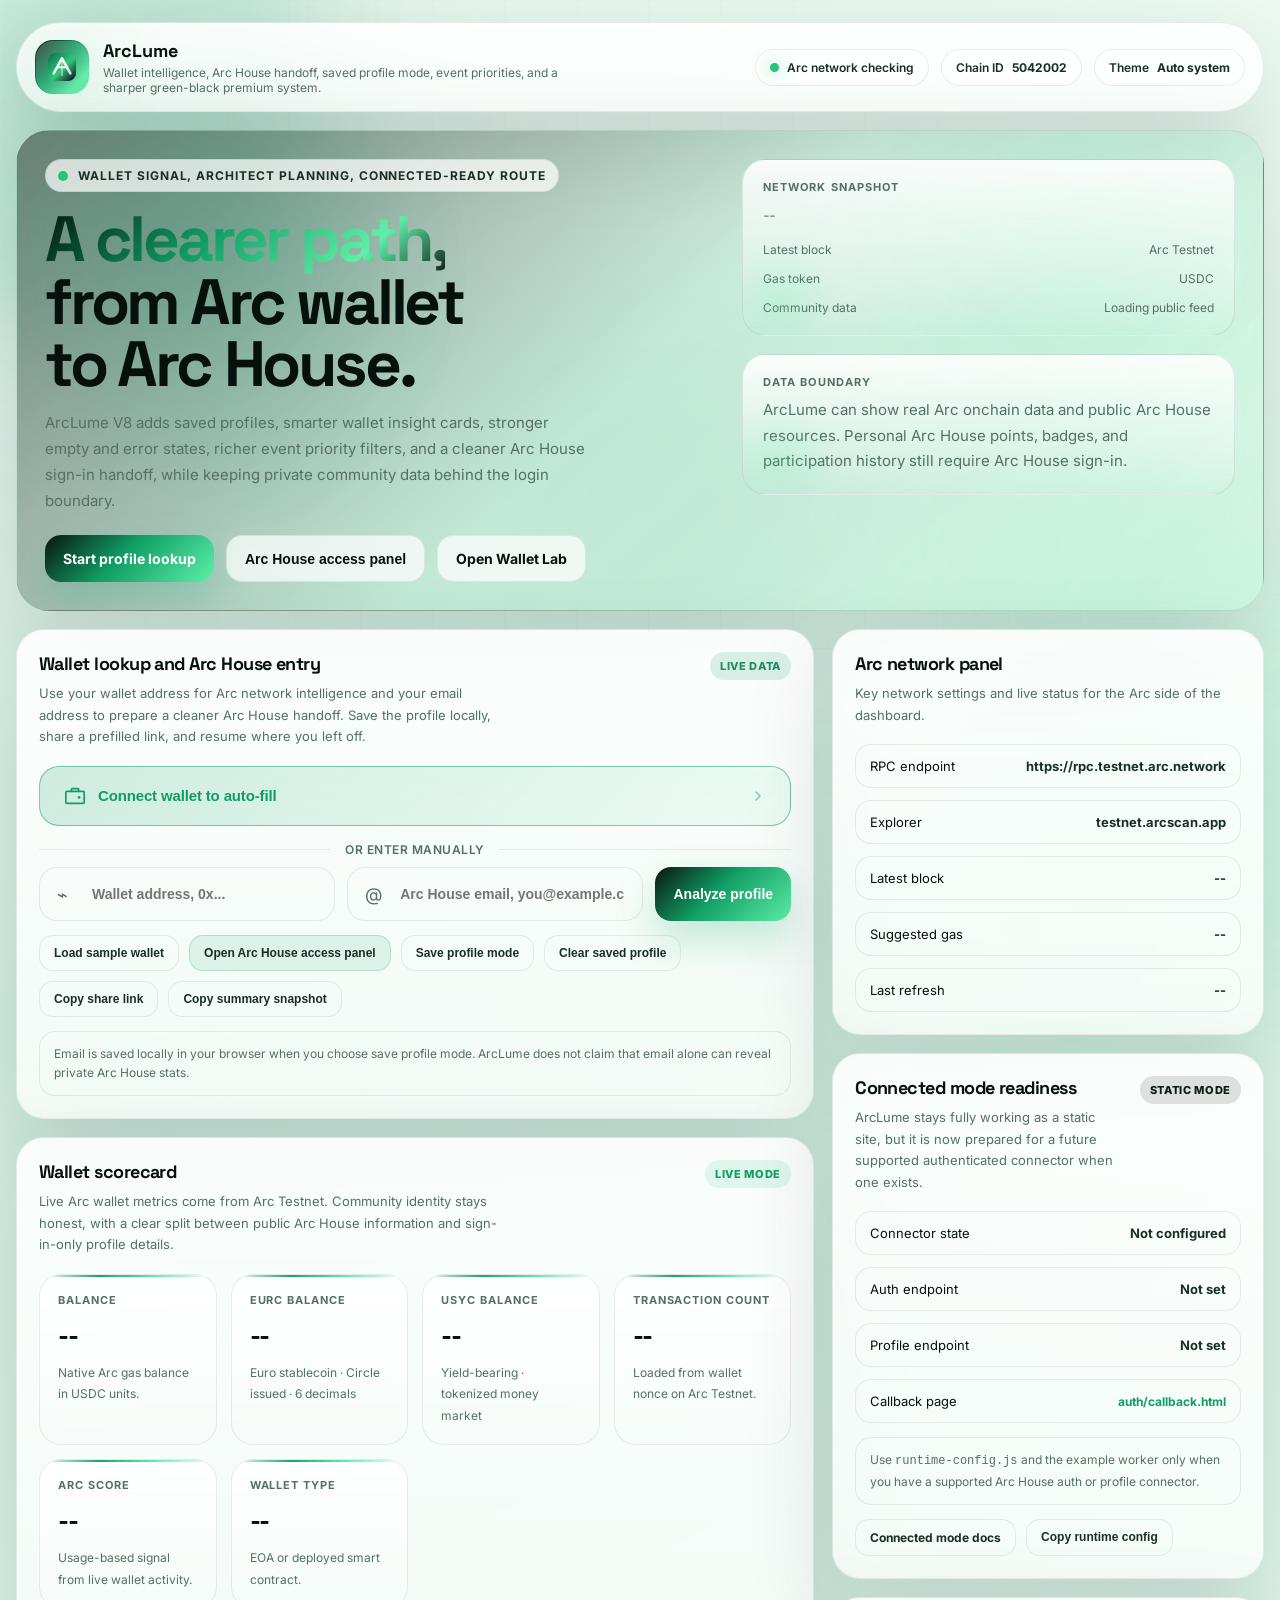
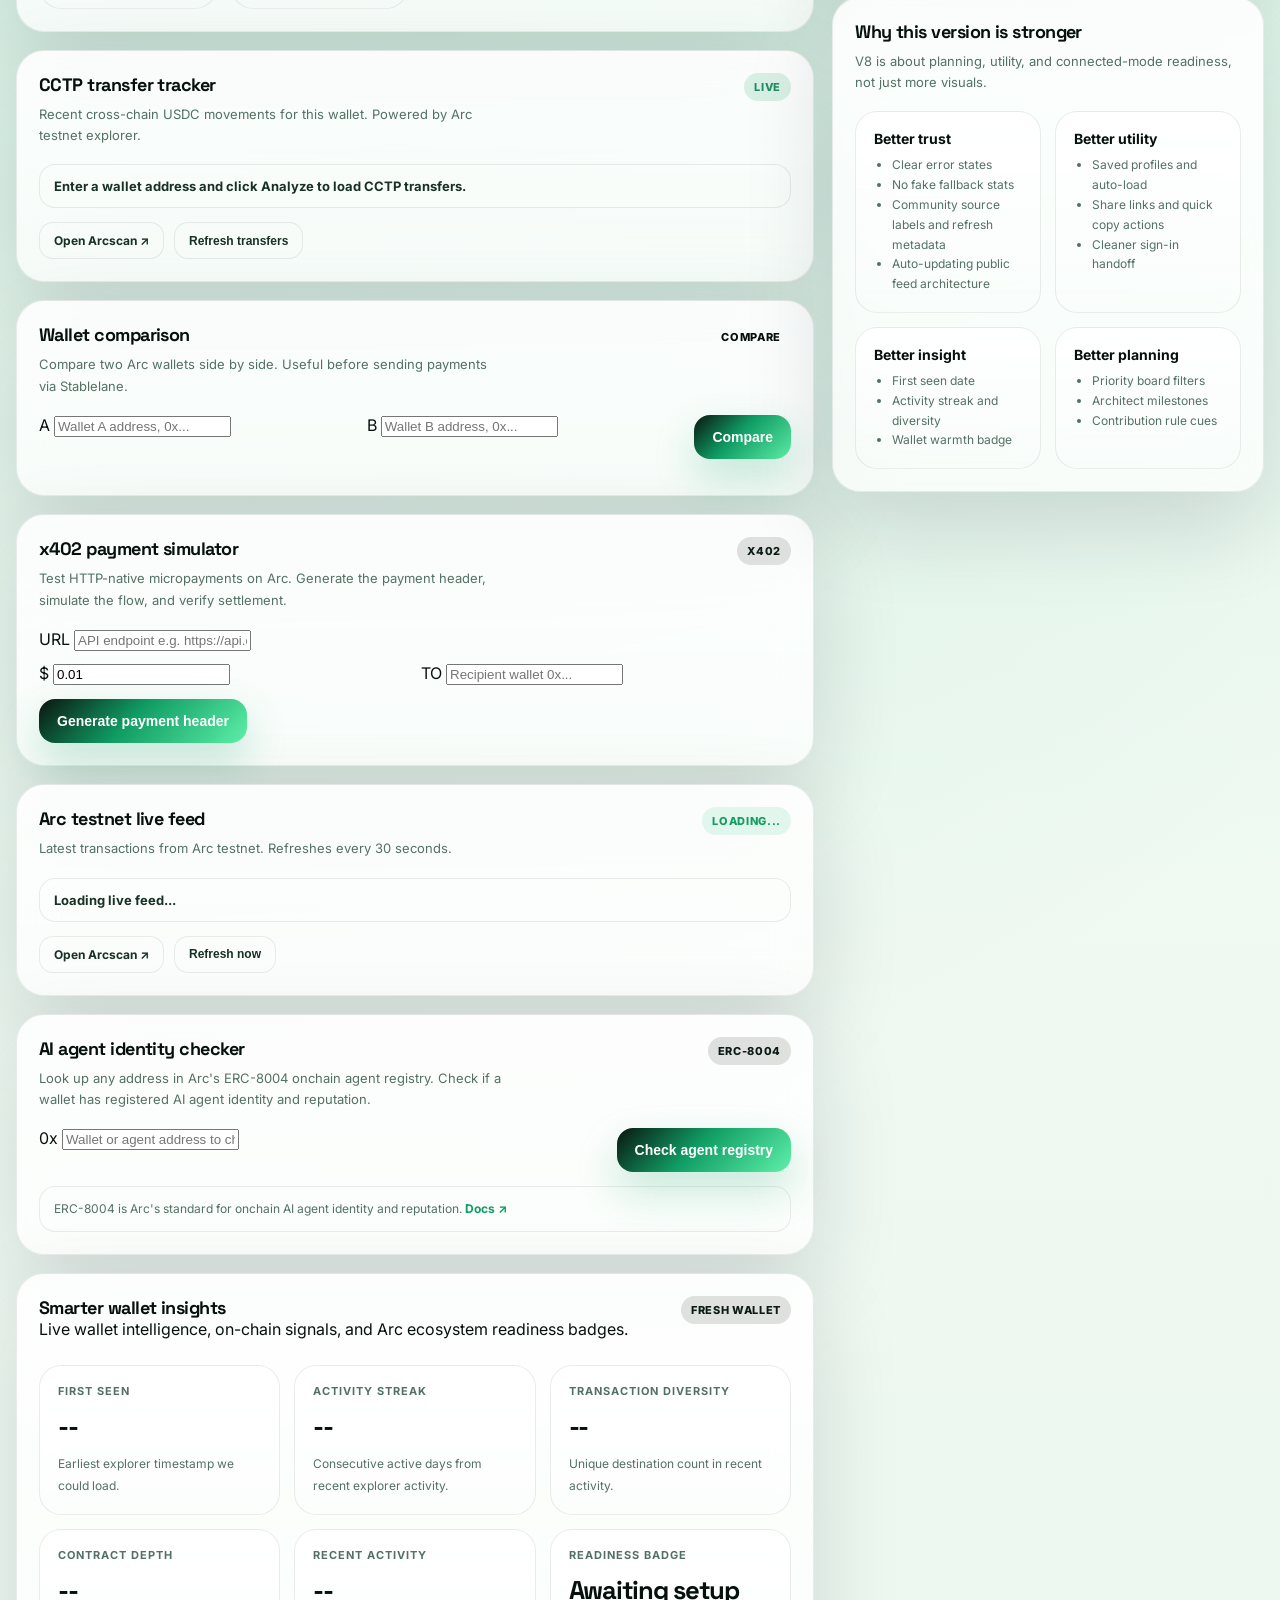
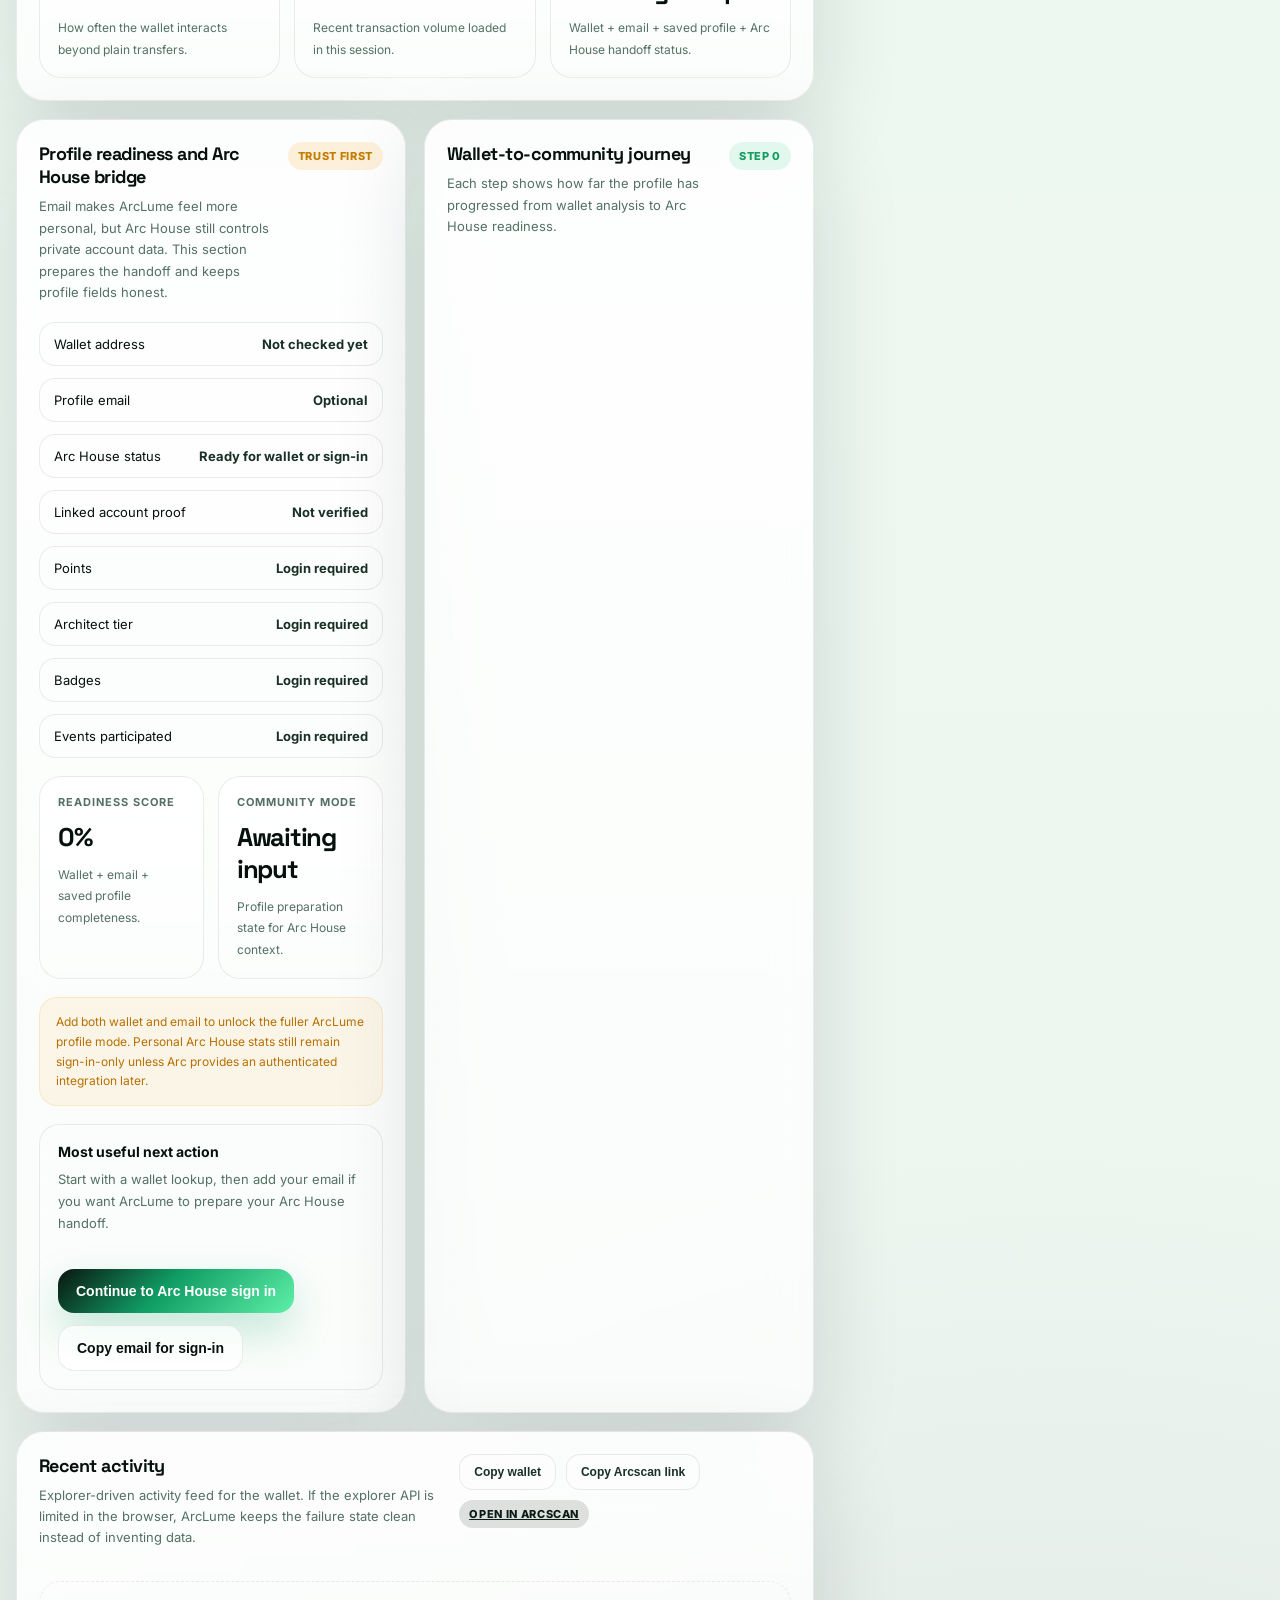
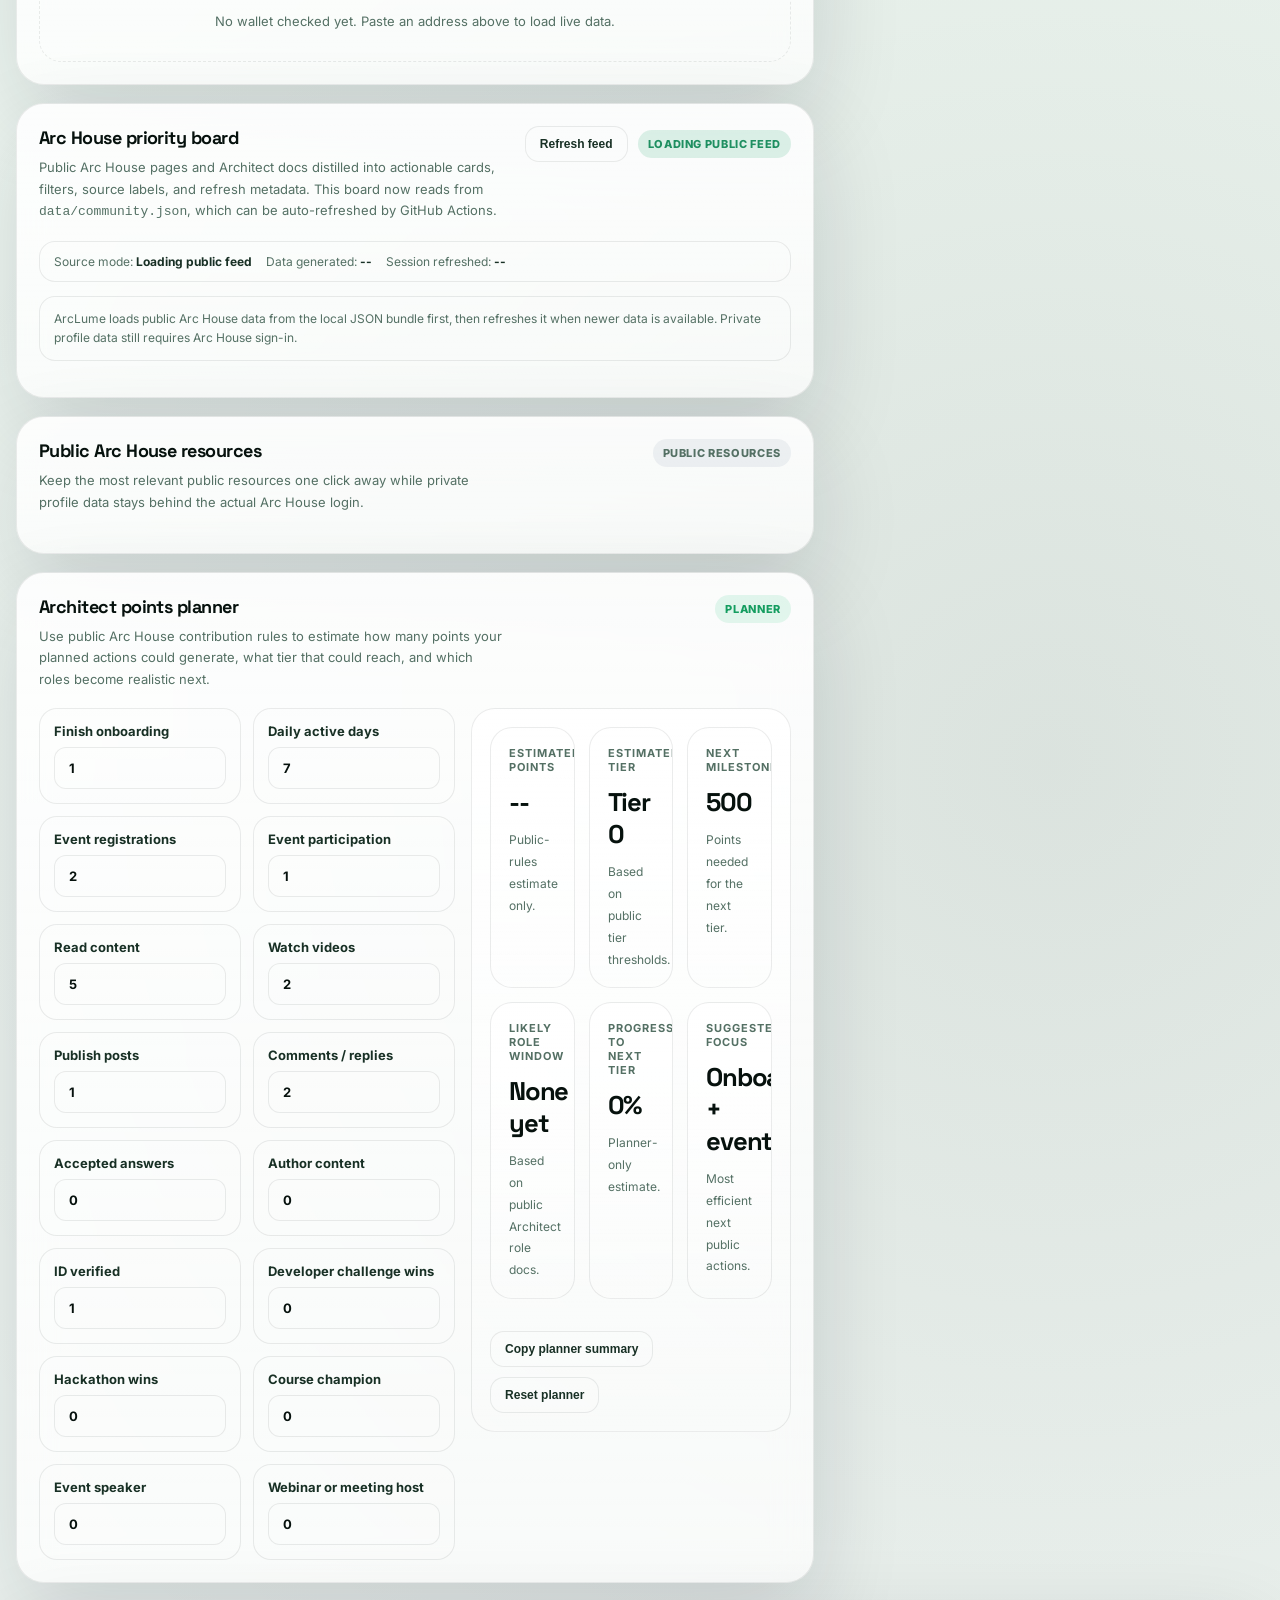
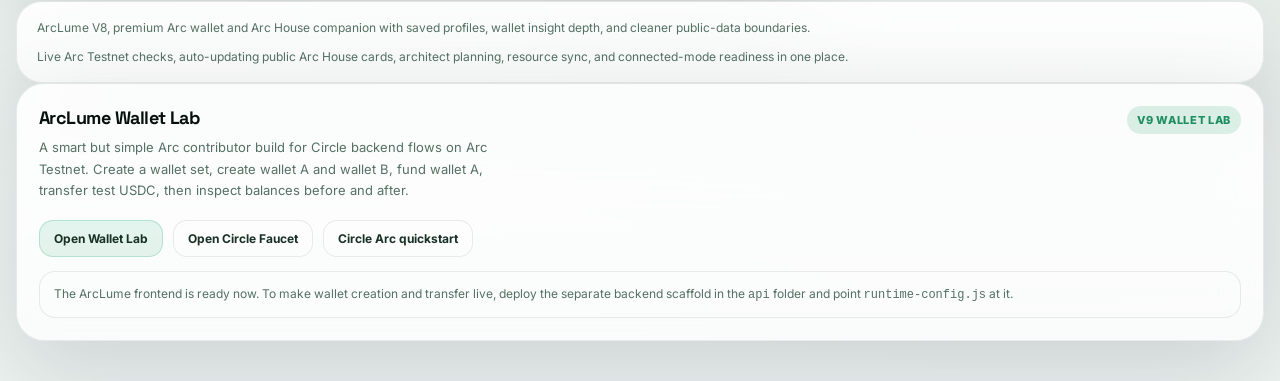
<file: index.html>
<!DOCTYPE html>
<html lang="en">
<head>
  <meta charset="UTF-8" />
  <meta name="viewport" content="width=device-width, initial-scale=1.0" />
  <title>ArcLume | Arc Wallet Intelligence + Circle Wallet Lab</title>
  <meta name="description" content="ArcLume - Arc wallet intelligence dashboard. USDC, EURC, USYC balances, CCTP tracker, AI agent checker, post-quantum badge, wallet comparison, and Circle Wallet Lab." />
  <meta name="theme-color" content="#07110d" />
  <meta property="og:title" content="ArcLume | Arc Wallet Intelligence" />
  <meta property="og:description" content="Premium Arc wallet and Arc House companion dashboard." />
  <meta property="og:type" content="website" />
  <meta property="og:image" content="./assets/og-preview.svg" />
  <meta property="og:url" content="https://mimisco-git.github.io/ArcLume/" />
  <link rel="canonical" href="https://mimisco-git.github.io/ArcLume/" />
  <link rel="preconnect" href="https://fonts.googleapis.com">
  <link rel="preconnect" href="https://fonts.gstatic.com" crossorigin>
  <link href="https://fonts.googleapis.com/css2?family=Inter:wght@400;500;600;700;800;900&family=Space+Grotesk:wght@500;700&display=swap" rel="stylesheet">
  <link rel="icon" type="image/svg+xml" href="./assets/favicon.svg" />
  <link rel="stylesheet" href="./css/styles.css" />
</head>
<body>
  <div class="grid-overlay" aria-hidden="true"></div>
  <div class="bg-orb bg-orb-1" aria-hidden="true"></div>
  <div class="bg-orb bg-orb-2" aria-hidden="true"></div>
  <div class="bg-orb bg-orb-3" aria-hidden="true"></div>
  <div id="toast" class="toast" role="status" aria-live="polite"></div>

  <main class="shell">
    <section class="topbar glass">
      <div class="brand">
        <div class="brand-mark" aria-label="ArcLume logo">
          <img src="./assets/arclume-logo-mark.svg" alt="" />
        </div>
        <div class="brand-copy">
          <h1>ArcLume</h1>
          <p>Wallet intelligence, Arc House handoff, saved profile mode, event priorities, and a sharper green-black premium system.</p>
        </div>
      </div>

      <div class="top-actions">
        <div class="pill"><span class="dot"></span><span id="rpcStatusText">Arc network checking</span></div>
        <div class="pill">Chain ID <strong>5042002</strong></div>
        <div class="pill">Theme <strong>Auto system</strong></div>
      </div>
    </section>

    <section class="hero glass">
      <div class="hero-grid">
        <div>
          <div class="eyebrow"><span class="pulse"></span> Wallet signal, architect planning, connected-ready route</div>
          <h2><span class="gradient-text">A clearer path,</span> from Arc wallet to Arc House.</h2>
          <p>
            ArcLume V8 adds saved profiles, smarter wallet insight cards, stronger empty and error states, richer event priority filters, and a cleaner Arc House sign-in handoff, while keeping private community data behind the login boundary.
          </p>
          <div class="hero-actions">
            <a class="btn btn-primary" href="#lookup">Start profile lookup</a>
            <button class="btn btn-secondary" type="button" id="openSignInModalHero">Arc House access panel</button>
            <a class="btn btn-secondary" href="./wallet-lab.html">Open Wallet Lab</a>
          </div>
        </div>

        <div class="hero-side">
          <div class="mini-panel">
            <div class="label">Network snapshot</div>
            <p class="value-lg" id="latestBlock">--</p>
            <div class="meta-row"><span>Latest block</span><span id="networkName">Arc Testnet</span></div>
            <div class="meta-row"><span>Gas token</span><span>USDC</span></div>
            <div class="meta-row"><span>Community data</span><span id="communityFeedMode">Loading public feed</span></div>
          </div>

          <div class="mini-panel">
            <div class="label">Data boundary</div>
            <p>
              ArcLume can show real Arc onchain data and public Arc House resources. Personal Arc House points, badges, and participation history still require Arc House sign-in.
            </p>
          </div>
        </div>
      </div>
    </section>

    <section class="card glass banner-card hidden" id="stateBanner" aria-live="polite"></section>

    <section class="layout">
      <div class="stack">
        <section class="card glass" id="lookup">
          <div class="card-header">
            <div>
              <h3>Wallet lookup and Arc House entry</h3>
              <p>
                Use your wallet address for Arc network intelligence and your email address to prepare a cleaner Arc House handoff. Save the profile locally, share a prefilled link, and resume where you left off.
              </p>
            </div>
            <div class="tag tag-primary">Live data</div>
          </div>

          <button type="button" class="wallet-connect-btn" id="walletConnectBtn">
            <svg width="22" height="22" viewBox="0 0 24 24" fill="none"><path d="M21 7H3C2.45 7 2 7.45 2 8V19C2 19.55 2.45 20 3 20H21C21.55 20 22 19.55 22 19V8C22 7.45 21.55 7 21 7Z" stroke="currentColor" stroke-width="1.8" stroke-linecap="round"/><path d="M16 7V5C16 4.45 15.55 4 15 4H9C8.45 4 8 4.45 8 5V7" stroke="currentColor" stroke-width="1.8" stroke-linecap="round"/><circle cx="16.5" cy="13.5" r="1.5" fill="currentColor"/></svg>
            <span id="walletConnectLabel">Connect wallet to auto-fill</span>
            <svg width="16" height="16" viewBox="0 0 16 16" fill="none" style="margin-left:auto;opacity:0.5"><path d="M6 4l4 4-4 4" stroke="currentColor" stroke-width="1.5" stroke-linecap="round"/></svg>
          </button>
          <div class="connect-divider">or enter manually</div>
          <div class="dual-form" id="profileForm">
            <label class="field-wrap">
              <span>⌁</span>
              <input id="walletInput" type="text" placeholder="Wallet address, 0x..." autocomplete="off" />
            </label>
            <label class="field-wrap">
              <span>@</span>
              <input id="emailInput" type="email" placeholder="Arc House email, you@example.com" autocomplete="email" />
            </label>
            <button class="btn btn-primary" id="analyzeBtn" type="button" id="analyzeBtn">Analyze profile</button>
          </div>

          <div class="sub-actions">
            <button class="ghost-btn" id="useDemoAddress" type="button">Load sample wallet</button>
            <button class="ghost-btn ghost-btn-strong" id="openSignInModal" type="button">Open Arc House access panel</button>
            <button class="ghost-btn" id="saveProfileBtn" type="button">Save profile mode</button>
            <button class="ghost-btn" id="clearProfileBtn" type="button">Clear saved profile</button>
            <button class="ghost-btn" id="copyShareLink" type="button">Copy share link</button>
            <button class="ghost-btn" id="copySnapshot" type="button">Copy summary snapshot</button>
          </div>

          <div class="helper-note">
            Email is saved locally in your browser when you choose save profile mode. ArcLume does not claim that email alone can reveal private Arc House stats.
          </div>

          <div class="loading-bar" id="loadingBar"><span></span></div>
        </section>

        <section class="card glass">
          <div class="card-header">
            <div>
              <h3>Wallet scorecard</h3>
              <p>Live Arc wallet metrics come from Arc Testnet. Community identity stays honest, with a clear split between public Arc House information and sign-in-only profile details.</p>
            </div>
            <div class="tag tag-success" id="liveModeTag">Live mode</div>
          </div>

          <div class="metrics">
            <article class="metric">
              <div class="metric-label">Balance</div>
              <strong id="balanceValue">--</strong>
              <small>Native Arc gas balance in USDC units.</small>
            </article>
            <article class="metric">
              <div class="metric-label">EURC balance</div>
              <strong id="eurcBalanceValue">--</strong>
              <small>Euro stablecoin · Circle issued · 6 decimals</small>
            </article>
            <article class="metric">
              <div class="metric-label">USYC balance</div>
              <strong id="usycBalanceValue">--</strong>
              <small>Yield-bearing · tokenized money market</small>
            </article>
            <article class="metric">
              <div class="metric-label">Transaction count</div>
              <strong id="txCountValue">--</strong>
              <small>Loaded from wallet nonce on Arc Testnet.</small>
            </article>
            <article class="metric">
              <div class="metric-label">Arc score</div>
              <strong id="scoreValue">--</strong>
              <small>Usage-based signal from live wallet activity.</small>
            </article>
            <article class="metric">
              <div class="metric-label">Wallet type</div>
              <strong id="walletTypeValue">--</strong>
              <small>EOA or deployed smart contract.</small>
            </article>
          </div>
        </section>

        <!-- CCTP Transfer Tracker -->
        <section class="card glass" id="cctpTrackerSection">
          <div class="card-header">
            <div>
              <h3>CCTP transfer tracker</h3>
              <p>Recent cross-chain USDC movements for this wallet. Powered by Arc testnet explorer.</p>
            </div>
            <div class="tag tag-primary">Live</div>
          </div>
          <div id="cctpFeed" class="activity-list">
            <div class="status-row"><span>Enter a wallet address and click Analyze to load CCTP transfers.</span></div>
          </div>
          <div class="sub-actions top-gap">
            <a class="ghost-btn" href="https://testnet.arcscan.app" target="_blank" rel="noreferrer">Open Arcscan ↗</a>
            <button class="ghost-btn" type="button" id="refreshCctpBtn">Refresh transfers</button>
          </div>
        </section>

        <!-- Wallet comparison tool -->
        <section class="card glass" id="walletCompareSection">
          <div class="card-header">
            <div>
              <h3>Wallet comparison</h3>
              <p>Compare two Arc wallets side by side. Useful before sending payments via Stablelane.</p>
            </div>
            <div class="tag">Compare</div>
          </div>
          <div class="dual-form" style="margin-bottom:14px;">
            <div class="input-wrapper">
              <span class="input-icon">A</span>
              <input type="text" id="compareWalletA" placeholder="Wallet A address, 0x..." />
            </div>
            <div class="input-wrapper">
              <span class="input-icon">B</span>
              <input type="text" id="compareWalletB" placeholder="Wallet B address, 0x..." />
            </div>
            <button class="btn btn-primary" type="button" id="compareBtn">Compare</button>
          </div>
          <div id="compareResult" class="compare-grid" style="display:none;">
            <div class="compare-col">
              <div class="compare-label">Wallet A</div>
              <div id="compareAAddr" class="compare-addr">--</div>
              <div class="compare-stats">
                <div class="compare-row"><span>USDC</span><strong id="compareAUsdc">--</strong></div>
                <div class="compare-row"><span>EURC</span><strong id="compareAEurc">--</strong></div>
                <div class="compare-row"><span>Tx count</span><strong id="compareATx">--</strong></div>
                <div class="compare-row"><span>Wallet type</span><strong id="compareAType">--</strong></div>
                <div class="compare-row"><span>Arc score</span><strong id="compareAScore">--</strong></div>
              </div>
            </div>
            <div class="compare-divider">VS</div>
            <div class="compare-col">
              <div class="compare-label">Wallet B</div>
              <div id="compareBAddr" class="compare-addr">--</div>
              <div class="compare-stats">
                <div class="compare-row"><span>USDC</span><strong id="compareBUsdc">--</strong></div>
                <div class="compare-row"><span>EURC</span><strong id="compareBEurc">--</strong></div>
                <div class="compare-row"><span>Tx count</span><strong id="compareBTx">--</strong></div>
                <div class="compare-row"><span>Wallet type</span><strong id="compareBType">--</strong></div>
                <div class="compare-row"><span>Arc score</span><strong id="compareBScore">--</strong></div>
              </div>
            </div>
          </div>
          <p id="compareStatus" class="helper-note top-gap" style="display:none;"></p>
        </section>

        <!-- x402 simulator -->
        <section class="card glass" id="x402Section">
          <div class="card-header">
            <div>
              <h3>x402 payment simulator</h3>
              <p>Test HTTP-native micropayments on Arc. Generate the payment header, simulate the flow, and verify settlement.</p>
            </div>
            <div class="tag tag-accent">x402</div>
          </div>
          <div style="display:grid;gap:12px;margin-bottom:14px;">
            <div class="input-wrapper">
              <span class="input-icon">URL</span>
              <input type="text" id="x402Url" placeholder="API endpoint e.g. https://api.example.com/data" />
            </div>
            <div style="display:grid;grid-template-columns:1fr 1fr;gap:12px;">
              <div class="input-wrapper">
                <span class="input-icon">$</span>
                <input type="number" id="x402Amount" placeholder="Amount e.g. 0.01" step="0.001" min="0.001" value="0.01" />
              </div>
              <div class="input-wrapper">
                <span class="input-icon">TO</span>
                <input type="text" id="x402Recipient" placeholder="Recipient wallet 0x..." />
              </div>
            </div>
          </div>
          <div class="sub-actions">
            <button class="btn btn-primary" type="button" id="x402GenerateBtn">Generate payment header</button>
            <button class="ghost-btn" type="button" id="x402CopyBtn" style="display:none;">Copy header</button>
          </div>
          <div id="x402Output" style="display:none;margin-top:14px;" class="glass-subtle">
            <div class="meta-row"><span>Payment header</span></div>
            <pre id="x402Header" style="font-size:11px;overflow-x:auto;white-space:pre-wrap;word-break:break-all;margin-top:8px;color:var(--primary);"></pre>
            <div class="meta-row top-gap"><span>Network</span><span>Arc Testnet (Chain ID 5042002)</span></div>
            <div class="meta-row"><span>Token</span><span>USDC · 0x3600000000000000000000000000000000000000</span></div>
            <div class="meta-row"><span>Protocol</span><span>EIP-3009 transferWithAuthorization</span></div>
          </div>
        </section>

        <!-- Arc live feed -->
        <section class="card glass" id="arcFeedSection">
          <div class="card-header">
            <div>
              <h3>Arc testnet live feed</h3>
              <p>Latest transactions from Arc testnet. Refreshes every 30 seconds.</p>
            </div>
            <div class="tag tag-success" id="feedStatusTag">Loading...</div>
          </div>
          <div id="arcLiveFeed" class="activity-list">
            <div class="status-row"><span>Loading live feed...</span></div>
          </div>
          <div class="sub-actions top-gap">
            <a class="ghost-btn" href="https://testnet.arcscan.app" target="_blank" rel="noreferrer">Open Arcscan ↗</a>
            <button class="ghost-btn" type="button" id="refreshFeedBtn">Refresh now</button>
          </div>
        </section>

        <!-- AI Agent checker (ERC-8004) -->
        <section class="card glass" id="agentCheckerSection">
          <div class="card-header">
            <div>
              <h3>AI agent identity checker</h3>
              <p>Look up any address in Arc's ERC-8004 onchain agent registry. Check if a wallet has registered AI agent identity and reputation.</p>
            </div>
            <div class="tag tag-accent">ERC-8004</div>
          </div>
          <div class="dual-form" style="margin-bottom:14px;">
            <div class="input-wrapper" style="grid-column:span 2;">
              <span class="input-icon">0x</span>
              <input type="text" id="agentAddress" placeholder="Wallet or agent address to check..." />
            </div>
            <button class="btn btn-primary" type="button" id="checkAgentBtn">Check agent registry</button>
          </div>
          <div id="agentResult" style="display:none;" class="glass-subtle">
            <div class="meta-row"><span>Identity registry</span><strong id="agentIdentityStatus">--</strong></div>
            <div class="meta-row"><span>Reputation events</span><strong id="agentReputationCount">--</strong></div>
            <div class="meta-row"><span>Validation status</span><strong id="agentValidationStatus">--</strong></div>
            <div class="meta-row"><span>IdentityRegistry contract</span><span><a href="https://testnet.arcscan.app/address/0x8004A818BFB912233c491871b3d84c89A494BD9e" target="_blank" rel="noreferrer" class="text-link">0x8004A818...BD9e ↗</a></span></div>
          </div>
          <div class="helper-note top-gap">ERC-8004 is Arc's standard for onchain AI agent identity and reputation. <a href="https://docs.arc.network/arc/tutorials/register-your-first-ai-agent" target="_blank" rel="noreferrer" class="text-link">Docs ↗</a></div>
        </section>

        <section class="card glass">
          <div class="card-header">
            <div>
              <h3>Smarter wallet insights</h3
              <p>Live wallet intelligence, on-chain signals, and Arc ecosystem readiness badges.</p>
            </div>
            <div class="tag tag-accent" id="walletBadgeTag">Fresh wallet</div>
          </div>

          <div class="mini-metrics insights-grid-3">
            <article class="mini-stat">
              <span class="mini-stat-label">First seen</span>
              <strong id="firstSeenValue">--</strong>
              <small>Earliest explorer timestamp we could load.</small>
            </article>
            <article class="mini-stat">
              <span class="mini-stat-label">Activity streak</span>
              <strong id="streakValue">--</strong>
              <small>Consecutive active days from recent explorer activity.</small>
            </article>
            <article class="mini-stat">
              <span class="mini-stat-label">Transaction diversity</span>
              <strong id="diversityValue">--</strong>
              <small>Unique destination count in recent activity.</small>
            </article>
            <article class="mini-stat">
              <span class="mini-stat-label">Contract depth</span>
              <strong id="contractDepthValue">--</strong>
              <small>How often the wallet interacts beyond plain transfers.</small>
            </article>
            <article class="mini-stat">
              <span class="mini-stat-label">Recent activity</span>
              <strong id="recentActivityValue">--</strong>
              <small>Recent transaction volume loaded in this session.</small>
            </article>
            <article class="mini-stat">
              <span class="mini-stat-label">Readiness badge</span>
              <strong id="readinessBadgeValue">Awaiting setup</strong>
              <small>Wallet + email + saved profile + Arc House handoff status.</small>
            </article>
          </div>
        </section>

        <section class="split-section">
          <section class="card glass">
            <div class="card-header">
              <div>
                <h3>Profile readiness and Arc House bridge</h3>
                <p>Email makes ArcLume feel more personal, but Arc House still controls private account data. This section prepares the handoff and keeps profile fields honest.</p>
              </div>
              <div class="tag tag-warning">Trust first</div>
            </div>

            <div class="identity-list">
              <div class="identity-row"><span>Wallet address</span><span id="identityWallet">Not checked yet</span></div>
              <div class="identity-row"><span>Profile email</span><span id="identityEmail">Optional</span></div>
              <div class="identity-row"><span>Arc House status</span><span id="identityStatus">Ready for wallet or sign-in</span></div>
              <div class="identity-row"><span>Linked account proof</span><span id="identityProof">Not verified</span></div>
              <div class="identity-row"><span>Points</span><span id="identityPoints">Login required</span></div>
              <div class="identity-row"><span>Architect tier</span><span id="identityTier">Login required</span></div>
              <div class="identity-row"><span>Badges</span><span id="identityBadges">Login required</span></div>
              <div class="identity-row"><span>Events participated</span><span id="identityEvents">Login required</span></div>
            </div>

            <div class="mini-metrics top-gap">
              <article class="mini-stat">
                <span class="mini-stat-label">Readiness score</span>
                <strong id="readinessScore">0%</strong>
                <small>Wallet + email + saved profile completeness.</small>
              </article>
              <article class="mini-stat">
                <span class="mini-stat-label">Community mode</span>
                <strong id="communityModeValue">Awaiting input</strong>
                <small>Profile preparation state for Arc House context.</small>
              </article>
            </div>

            <div class="note top-gap" id="identityNote">
              Add both wallet and email to unlock the fuller ArcLume profile mode. Personal Arc House stats still remain sign-in-only unless Arc provides an authenticated integration later.
            </div>

            <div class="action-panel top-gap">
              <div class="action-panel-copy">
                <h4>Most useful next action</h4>
                <p id="nextActionText">Start with a wallet lookup, then add your email if you want ArcLume to prepare your Arc House handoff.</p>
              </div>
              <div class="action-panel-links">
                <button class="btn btn-primary" type="button" id="openSignInFromIdentity">Continue to Arc House sign in</button>
                <button class="btn btn-secondary" type="button" id="copyEmailBtn">Copy email for sign-in</button>
              </div>
            </div>
          </section>

          <section class="card glass">
            <div class="card-header">
              <div>
                <h3>Wallet-to-community journey</h3>
                <p>Each step shows how far the profile has progressed from wallet analysis to Arc House readiness.</p>
              </div>
              <div class="tag tag-success" id="journeyTag">Step 0</div>
            </div>

            <div class="journey-grid" id="journeyGrid"></div>
          </section>
        </section>

        <section class="card glass">
          <div class="card-header">
            <div>
              <h3>Recent activity</h3>
              <p>Explorer-driven activity feed for the wallet. If the explorer API is limited in the browser, ArcLume keeps the failure state clean instead of inventing data.</p>
            </div>
            <div class="inline-actions">
              <button class="ghost-btn small" id="copyWalletBtn" type="button">Copy wallet</button>
              <button class="ghost-btn small" id="copyArcscanBtn" type="button">Copy Arcscan link</button>
              <a class="tag tag-accent" id="viewWalletTag" href="https://testnet.arcscan.app" target="_blank" rel="noreferrer">Open in Arcscan</a>
            </div>
          </div>

          <div class="filter-row" id="activityFilters"></div>
          <div id="activityNote" class="note hidden"></div>
          <div id="activityList" class="activity-list">
            <div class="empty">No wallet checked yet. Paste an address above to load live data.</div>
          </div>
        </section>

        <section class="card glass">
          <div class="card-header">
            <div>
              <h3>Arc House priority board</h3>
              <p>Public Arc House pages and Architect docs distilled into actionable cards, filters, source labels, and refresh metadata. This board now reads from <code>data/community.json</code>, which can be auto-refreshed by GitHub Actions.</p>
            </div>
            <div class="inline-actions">
              <button class="ghost-btn small" id="refreshCommunityBtn" type="button">Refresh feed</button>
              <div class="tag tag-primary" id="communityStatusTag">Loading public feed</div>
            </div>
          </div>

          <div class="community-meta-bar">
            <span>Source mode: <strong id="communityModeText">Loading public feed</strong></span>
            <span>Data generated: <strong id="communityBuildTime">--</strong></span>
            <span>Session refreshed: <strong id="communityRefreshTime">--</strong></span>
          </div>
          <div class="helper-note top-gap" id="communitySourceNote">ArcLume loads public Arc House data from the local JSON bundle first, then refreshes it when newer data is available. Private profile data still requires Arc House sign-in.</div>
          <div class="filter-row" id="communityFilters"></div>
          <div id="communityFeed" class="community-grid"></div>
        </section>

        <section class="card glass">
          <div class="card-header">
            <div>
              <h3>Public Arc House resources</h3>
              <p>Keep the most relevant public resources one click away while private profile data stays behind the actual Arc House login.</p>
            </div>
            <div class="tag tag-muted">Public resources</div>
          </div>
          <div id="resourceGrid" class="resource-grid"></div>
        </section>

<section class="card glass">
  <div class="card-header">
    <div>
      <h3>Architect points planner</h3>
      <p>Use public Arc House contribution rules to estimate how many points your planned actions could generate, what tier that could reach, and which roles become realistic next.</p>
    </div>
    <div class="tag tag-success">Planner</div>
  </div>

  <div class="planner-layout">
    <div class="planner-grid" id="plannerGrid">
      <label class="planner-item"><span>Finish onboarding</span><input id="planOnboarding" type="number" min="0" value="1" /></label>
      <label class="planner-item"><span>Daily active days</span><input id="planDailyActive" type="number" min="0" value="7" /></label>
      <label class="planner-item"><span>Event registrations</span><input id="planEventRegistration" type="number" min="0" value="2" /></label>
      <label class="planner-item"><span>Event participation</span><input id="planEventParticipation" type="number" min="0" value="1" /></label>
      <label class="planner-item"><span>Read content</span><input id="planReadContent" type="number" min="0" value="5" /></label>
      <label class="planner-item"><span>Watch videos</span><input id="planWatchVideo" type="number" min="0" value="2" /></label>
      <label class="planner-item"><span>Publish posts</span><input id="planPublishPost" type="number" min="0" value="1" /></label>
      <label class="planner-item"><span>Comments / replies</span><input id="planComments" type="number" min="0" value="2" /></label>
      <label class="planner-item"><span>Accepted answers</span><input id="planAcceptedAnswer" type="number" min="0" value="0" /></label>
      <label class="planner-item"><span>Author content</span><input id="planAuthor" type="number" min="0" value="0" /></label>
      <label class="planner-item"><span>ID verified</span><input id="planIdVerified" type="number" min="0" value="1" max="1" /></label>
      <label class="planner-item"><span>Developer challenge wins</span><input id="planDeveloperChallenge" type="number" min="0" value="0" /></label>
      <label class="planner-item"><span>Hackathon wins</span><input id="planHackathonWinner" type="number" min="0" value="0" /></label>
      <label class="planner-item"><span>Course champion</span><input id="planCourseChampion" type="number" min="0" value="0" /></label>
      <label class="planner-item"><span>Event speaker</span><input id="planEventSpeaker" type="number" min="0" value="0" /></label>
      <label class="planner-item"><span>Webinar or meeting host</span><input id="planMeetingHost" type="number" min="0" value="0" /></label>
    </div>

    <div class="planner-summary-card glass-subtle">
      <div class="mini-metrics insights-grid-3">
        <article class="mini-stat"><span class="mini-stat-label">Estimated points</span><strong id="plannerTotalPoints">--</strong><small>Public-rules estimate only.</small></article>
        <article class="mini-stat"><span class="mini-stat-label">Estimated tier</span><strong id="plannerTier">Tier 0</strong><small>Based on public tier thresholds.</small></article>
        <article class="mini-stat"><span class="mini-stat-label">Next milestone</span><strong id="plannerNextMilestone">500</strong><small>Points needed for the next tier.</small></article>
        <article class="mini-stat"><span class="mini-stat-label">Likely role window</span><strong id="plannerRoles">None yet</strong><small>Based on public Architect role docs.</small></article>
        <article class="mini-stat"><span class="mini-stat-label">Progress to next tier</span><strong id="plannerProgress">0%</strong><small>Planner-only estimate.</small></article>
        <article class="mini-stat"><span class="mini-stat-label">Suggested focus</span><strong id="plannerFocus">Onboarding + events</strong><small>Most efficient next public actions.</small></article>
      </div>
      <div class="planner-breakdown top-gap" id="plannerBreakdown"></div>
      <div class="sub-actions top-gap">
        <button class="ghost-btn" type="button" id="copyPlannerSummary">Copy planner summary</button>
        <button class="ghost-btn" type="button" id="resetPlanner">Reset planner</button>
      </div>
    </div>
  </div>
</section>

      </div>

      <aside class="stack">
        <section class="card glass">
          <div class="card-header">
            <div>
              <h3>Arc network panel</h3>
              <p>Key network settings and live status for the Arc side of the dashboard.</p>
            </div>
          </div>

          <div class="status-list">
            <div class="status-row"><span>RPC endpoint</span><span id="rpcEndpoint">https://rpc.testnet.arc.network</span></div>
            <div class="status-row"><span>Explorer</span><span>testnet.arcscan.app</span></div>
            <div class="status-row"><span>Latest block</span><span id="networkBlock">--</span></div>
            <div class="status-row"><span>Suggested gas</span><span id="gasPrice">--</span></div>
            <div class="status-row"><span>Last refresh</span><span id="lastRefresh">--</span></div>
          </div>
        </section>


<section class="card glass">
  <div class="card-header">
    <div>
      <h3>Connected mode readiness</h3>
      <p>ArcLume stays fully working as a static site, but it is now prepared for a future supported authenticated connector when one exists.</p>
    </div>
    <div class="tag tag-accent" id="connectorModeTag">Static mode</div>
  </div>
  <div class="status-list">
    <div class="status-row"><span>Connector state</span><span id="connectorStatus">Not configured</span></div>
    <div class="status-row"><span>Auth endpoint</span><span id="connectorAuthEndpoint">Not set</span></div>
    <div class="status-row"><span>Profile endpoint</span><span id="connectorProfileEndpoint">Not set</span></div>
    <div class="status-row"><span>Callback page</span><span><a class="text-link" href="./auth/callback.html">auth/callback.html</a></span></div>
  </div>
  <div class="helper-note top-gap">Use <code>runtime-config.js</code> and the example worker only when you have a supported Arc House auth or profile connector.</div>
  <div class="sub-actions top-gap">
    <a class="ghost-btn" href="./connected-mode.html" id="openConnectedDocs">Connected mode docs</a>
    <button class="ghost-btn" type="button" id="copyRuntimeConfigBtn">Copy runtime config</button>
  </div>
</section>

        <section class="card glass">
          <div class="card-header">
            <div>
              <h3>Why this version is stronger</h3>
              <p>V8 is about planning, utility, and connected-mode readiness, not just more visuals.</p>
            </div>
          </div>
          <div class="insight-grid">
            <article class="insight">
              <h4>Better trust</h4>
              <ul>
                <li>Clear error states</li>
                <li>No fake fallback stats</li>
                <li>Community source labels and refresh metadata</li>
                <li>Auto-updating public feed architecture</li>
              </ul>
            </article>
            <article class="insight">
              <h4>Better utility</h4>
              <ul>
                <li>Saved profiles and auto-load</li>
                <li>Share links and quick copy actions</li>
                <li>Cleaner sign-in handoff</li>
              </ul>
            </article>
            <article class="insight">
              <h4>Better insight</h4>
              <ul>
                <li>First seen date</li>
                <li>Activity streak and diversity</li>
                <li>Wallet warmth badge</li>
              </ul>
            </article>
            <article class="insight">
              <h4>Better planning</h4>
              <ul>
                <li>Priority board filters</li>
                <li>Architect milestones</li>
                <li>Contribution rule cues</li>
              </ul>
            </article>
          </div>
        </section>
      </aside>
    </section>

    <footer class="footer glass">
      <span>ArcLume V8, premium Arc wallet and Arc House companion with saved profiles, wallet insight depth, and cleaner public-data boundaries.</span>
      <span>Live Arc Testnet checks, auto-updating public Arc House cards, architect planning, resource sync, and connected-mode readiness in one place.</span>
    </footer>
  
    <section class="card glass">
      <div class="card-header">
        <div>
          <h3>ArcLume Wallet Lab</h3>
          <p>
            A smart but simple Arc contributor build for Circle backend flows on Arc Testnet. Create a wallet set, create wallet A and wallet B, fund wallet A, transfer test USDC, then inspect balances before and after.
          </p>
        </div>
        <div class="tag tag-primary">V9 wallet lab</div>
      </div>

      <div class="sub-actions">
        <a class="ghost-btn ghost-btn-strong" href="./wallet-lab.html">Open Wallet Lab</a>
        <a class="ghost-btn" href="https://console.circle.com/faucet" target="_blank" rel="noreferrer">Open Circle Faucet</a>
        <a class="ghost-btn" href="https://developers.circle.com/wallets/dev-controlled/create-your-first-wallet" target="_blank" rel="noreferrer">Circle Arc quickstart</a>
      </div>

      <div class="helper-note">
        The ArcLume frontend is ready now. To make wallet creation and transfer live, deploy the separate backend scaffold in the <code>api</code> folder and point <code>runtime-config.js</code> at it.
      </div>
    </section>
    
  </main>

  <div class="modal hidden" id="signInModal" aria-hidden="true">
    <div class="modal-backdrop" data-close-modal="true"></div>
    <div class="modal-panel glass" role="dialog" aria-modal="true" aria-labelledby="modalTitle">
      <button class="modal-close" type="button" id="closeSignInModal" aria-label="Close panel">×</button>
      <div class="label">Arc House access panel</div>
      <h3 id="modalTitle">Take the clean handoff into Arc House</h3>
      <p class="modal-copy">
        ArcLume prepares the wallet and email context, but personal Arc House points, badges, and event history still live behind the real Arc House sign-in flow.
      </p>

      <div class="modal-grid">
        <article class="modal-stat">
          <span>Wallet</span>
          <strong id="modalWalletValue">Not set</strong>
          <small>Used for Arc network analysis inside ArcLume.</small>
        </article>
        <article class="modal-stat">
          <span>Email</span>
          <strong id="modalEmailValue">Not set</strong>
          <small>Optional identity prep for your Arc House session.</small>
        </article>
        <article class="modal-stat">
          <span>Arc House private data</span>
          <strong>Login required</strong>
          <small>Points, badges, and personal contribution history.</small>
        </article>
      </div>

      <div class="modal-actions">
        <a class="btn btn-primary" href="https://community.arc.network/home" target="_blank" rel="noreferrer">Open Arc House sign in</a>
        <button class="btn btn-secondary" type="button" id="modalCopyEmail">Copy email</button>
        <button class="btn btn-secondary" type="button" id="modalCopySummary">Copy profile summary</button>
        <a class="btn btn-secondary" href="./connected-mode.html" id="modalOpenConnectedDocs">Connected mode docs</a>
      </div>

      <div class="helper-note top-gap">
        Useful follow-ups after sign-in: check your My Contributions panel, compare your tier progress against the Architect docs, and use the contribution rules to plan your next points.
      </div>
    </div>
  </div>

  <script src="./runtime-config.js"></script>
  <script type="module" src="./js/app.js"></script>
</body>
</html>
</file>
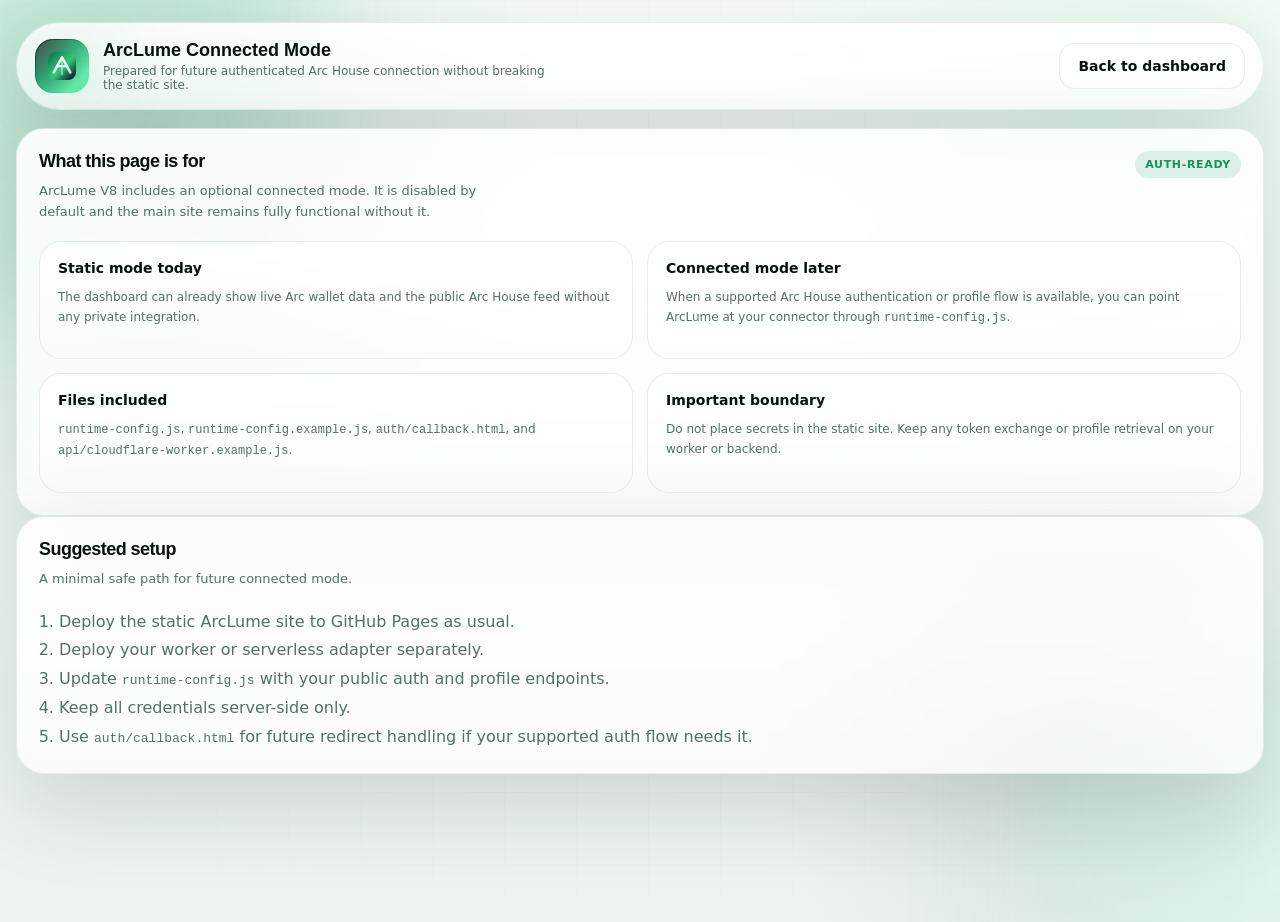
<file: connected-mode.html>
<!DOCTYPE html>
<html lang="en">
<head>
  <meta charset="UTF-8" />
  <meta name="viewport" content="width=device-width, initial-scale=1.0" />
  <title>ArcLume Connected Mode</title>
  <link rel="icon" type="image/svg+xml" href="./assets/favicon.svg" />
  <link rel="stylesheet" href="./css/styles.css" />
</head>
<body>
  <div class="grid-overlay" aria-hidden="true"></div>
  <main class="shell docs-shell">
    <section class="topbar glass">
      <div class="brand">
        <div class="brand-mark"><img src="./assets/arclume-logo-mark.svg" alt="" /></div>
        <div class="brand-copy">
          <h1>ArcLume Connected Mode</h1>
          <p>Prepared for future authenticated Arc House connection without breaking the static site.</p>
        </div>
      </div>
      <div class="top-actions"><a class="btn btn-secondary" href="./index.html">Back to dashboard</a></div>
    </section>

    <section class="card glass">
      <div class="card-header">
        <div>
          <h3>What this page is for</h3>
          <p>ArcLume V8 includes an optional connected mode. It is disabled by default and the main site remains fully functional without it.</p>
        </div>
        <div class="tag tag-primary">Auth-ready</div>
      </div>
      <div class="insight-grid">
        <article class="insight"><h4>Static mode today</h4><p>The dashboard can already show live Arc wallet data and the public Arc House feed without any private integration.</p></article>
        <article class="insight"><h4>Connected mode later</h4><p>When a supported Arc House authentication or profile flow is available, you can point ArcLume at your connector through <code>runtime-config.js</code>.</p></article>
        <article class="insight"><h4>Files included</h4><p><code>runtime-config.js</code>, <code>runtime-config.example.js</code>, <code>auth/callback.html</code>, and <code>api/cloudflare-worker.example.js</code>.</p></article>
        <article class="insight"><h4>Important boundary</h4><p>Do not place secrets in the static site. Keep any token exchange or profile retrieval on your worker or backend.</p></article>
      </div>
    </section>

    <section class="card glass">
      <div class="card-header"><div><h3>Suggested setup</h3><p>A minimal safe path for future connected mode.</p></div></div>
      <ol class="ordered-list">
        <li>Deploy the static ArcLume site to GitHub Pages as usual.</li>
        <li>Deploy your worker or serverless adapter separately.</li>
        <li>Update <code>runtime-config.js</code> with your public auth and profile endpoints.</li>
        <li>Keep all credentials server-side only.</li>
        <li>Use <code>auth/callback.html</code> for future redirect handling if your supported auth flow needs it.</li>
      </ol>
    </section>
  </main>
</body>
</html>
</file>
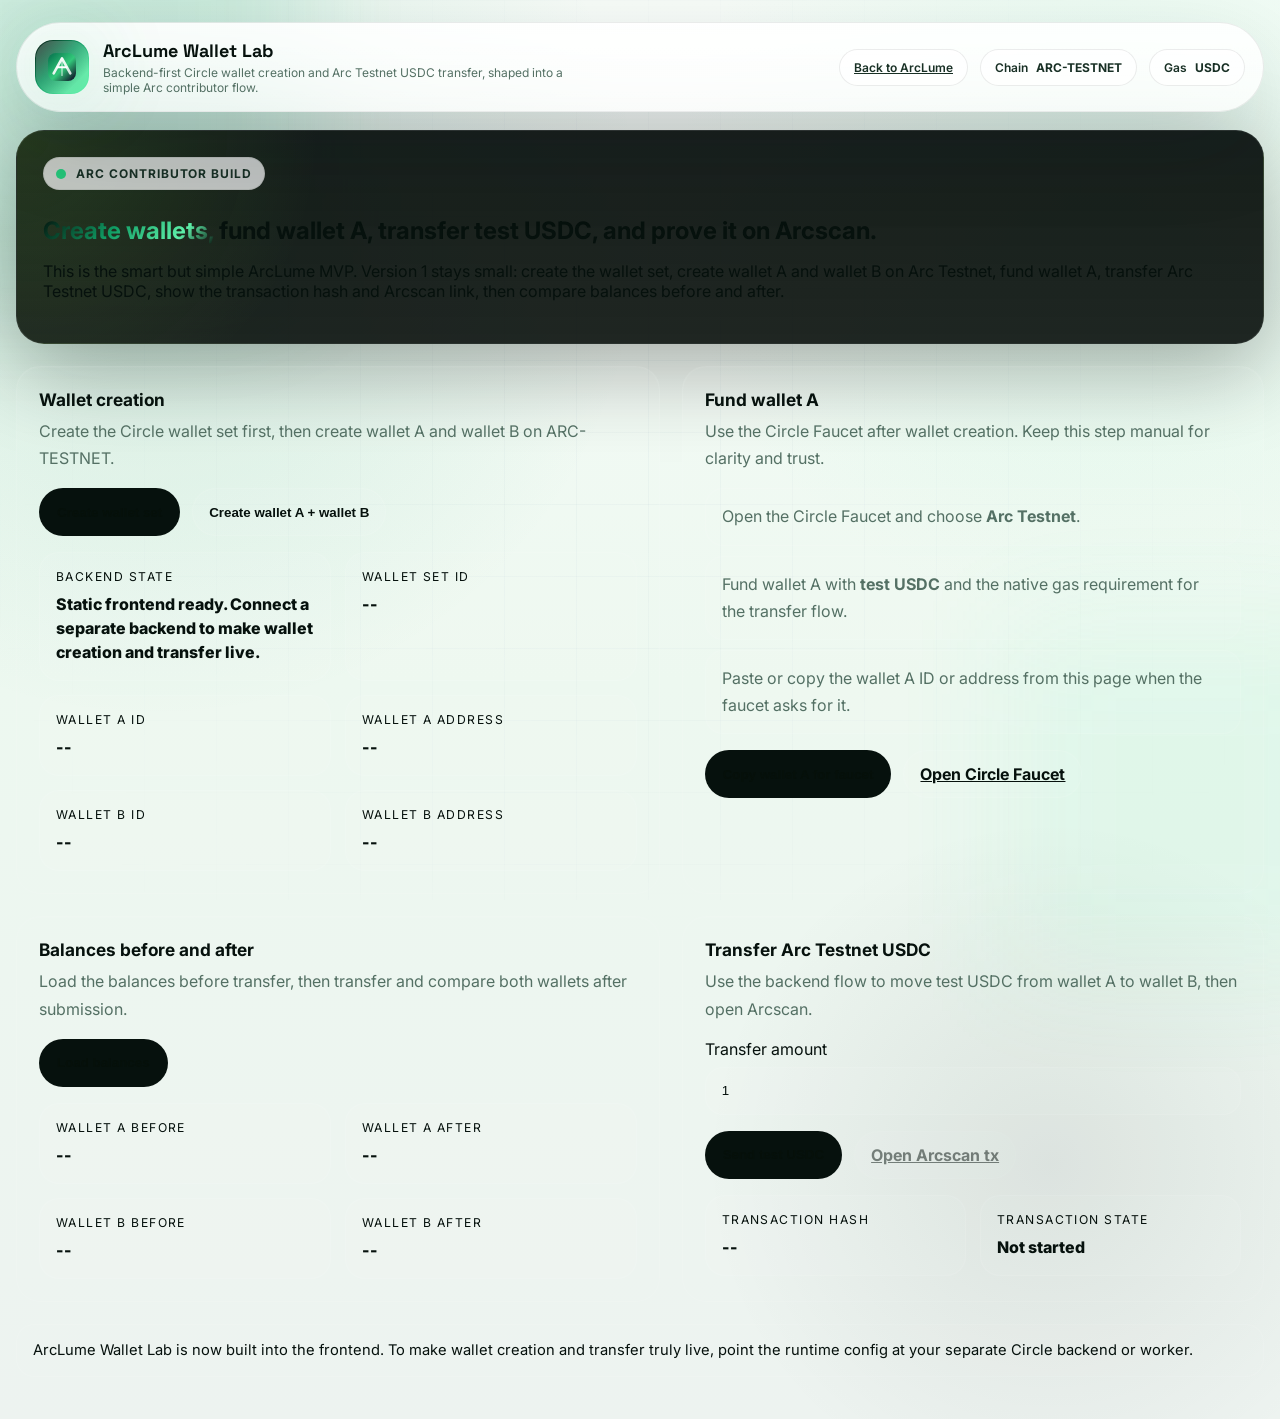
<file: wallet-lab.html>
<!DOCTYPE html>
<html lang="en">
<head>
  <meta charset="UTF-8" />
  <meta name="viewport" content="width=device-width, initial-scale=1.0" />
  <title>ArcLume Wallet Lab, Circle Backend Flow on Arc Testnet</title>
  <meta name="description" content="Create a wallet set, create wallet A and wallet B on ARC-TESTNET, fund wallet A, transfer test USDC, and inspect balances before and after inside ArcLume Wallet Lab." />
  <meta name="theme-color" content="#07110d" />
  <link rel="preconnect" href="https://fonts.googleapis.com">
  <link rel="preconnect" href="https://fonts.gstatic.com" crossorigin>
  <link href="https://fonts.googleapis.com/css2?family=Inter:wght@400;500;600;700;800;900&family=Space+Grotesk:wght@500;700&display=swap" rel="stylesheet">
  <link rel="icon" type="image/svg+xml" href="./assets/favicon.svg" />
  <link rel="stylesheet" href="./css/styles.css" />
  <style>
    .wallet-lab-shell { display:grid; gap:22px; }
    .wallet-lab-hero { padding: 26px; border-radius: 28px; background: radial-gradient(circle at top left, rgba(161,255,76,.12), transparent 24%), linear-gradient(180deg, rgba(11,19,15,.95), rgba(8,14,11,.9)); border: 1px solid rgba(255,255,255,.08); box-shadow: 0 24px 90px rgba(0,0,0,.32); }
    .wallet-lab-hero h2 { margin: 10px 0 14px; }
    .wallet-lab-grid { display:grid; gap:22px; grid-template-columns: 1.05fr .95fr; }
    .wallet-lab-card { padding:22px; border-radius:24px; border:1px solid rgba(255,255,255,.08); background: rgba(255,255,255,.03); box-shadow: inset 0 1px 0 rgba(255,255,255,.03); }
    .wallet-lab-card h3 { margin:0 0 8px; font-size:1.08rem; }
    .wallet-lab-card p { margin:0 0 16px; color: var(--muted); line-height:1.7; }
    .wallet-lab-note { padding:14px 16px; border-radius:18px; font-size:.92rem; line-height:1.6; border:1px solid rgba(255,255,255,.08); background: rgba(255,255,255,.03); color: var(--muted); }
    .wallet-lab-note.success { background: rgba(161,255,76,.08); border-color: rgba(161,255,76,.22); color: var(--accent); }
    .wallet-lab-note.warning { background: rgba(255,185,50,.08); border-color: rgba(255,185,50,.18); color: #f2cf7f; }
    .wallet-lab-note.info { background: rgba(255,255,255,.04); color: var(--text); }
    .wallet-lab-actions { display:flex; gap:12px; flex-wrap:wrap; }
    .wallet-lab-ghost { display:inline-flex; align-items:center; justify-content:center; min-height:46px; padding: 0 16px; border-radius:999px; border:1px solid rgba(255,255,255,.08); background: rgba(255,255,255,.03); color: var(--text); font-weight:700; cursor:pointer; }
    .wallet-lab-primary { display:inline-flex; align-items:center; justify-content:center; min-height:48px; padding: 0 18px; border-radius:999px; border:none; background: var(--accent); color:#06100a; font-weight:800; cursor:pointer; }
    .wallet-lab-metrics { display:grid; gap:14px; grid-template-columns: repeat(2, minmax(0,1fr)); }
    .wallet-lab-metric { padding:16px; border-radius:20px; border:1px solid rgba(255,255,255,.08); background: rgba(255,255,255,.03); }
    .wallet-lab-metric-label { font-size:.76rem; text-transform:uppercase; letter-spacing:.12em; color: var(--muted-2); margin-bottom:8px; }
    .wallet-lab-metric-value { font-size:1rem; font-weight:800; color: var(--text); line-height:1.5; word-break:break-word; }
    .wallet-lab-balance-grid { display:grid; gap:14px; grid-template-columns: repeat(2, minmax(0,1fr)); }
    .wallet-lab-balance { padding:16px; border-radius:20px; border:1px solid rgba(255,255,255,.08); background: rgba(255,255,255,.03); }
    .wallet-lab-field { display:grid; gap:8px; }
    .wallet-lab-field input { height:48px; border-radius:18px; border:1px solid rgba(255,255,255,.08); background: rgba(255,255,255,.03); color: var(--text); padding: 0 16px; outline:none; }
    .wallet-lab-list { display:grid; gap:10px; margin:0; padding:0; list-style:none; }
    .wallet-lab-list li { padding:14px 16px; border-radius:18px; border:1px solid rgba(255,255,255,.08); background: rgba(255,255,255,.03); color: var(--muted); line-height:1.7; }
    .disabled-link { pointer-events:none; opacity:.5; }
    @media (max-width: 960px) { .wallet-lab-grid { grid-template-columns: 1fr; } }
    @media (max-width: 640px) { .wallet-lab-metrics, .wallet-lab-balance-grid { grid-template-columns: 1fr; } }
  </style>
</head>
<body>
  <div class="grid-overlay" aria-hidden="true"></div>

  <main class="shell">
    <section class="topbar glass">
      <div class="brand">
        <div class="brand-mark" aria-label="ArcLume logo">
          <img src="./assets/arclume-logo-mark.svg" alt="" />
        </div>
        <div class="brand-copy">
          <h1>ArcLume Wallet Lab</h1>
          <p>Backend-first Circle wallet creation and Arc Testnet USDC transfer, shaped into a simple Arc contributor flow.</p>
        </div>
      </div>

      <div class="top-actions">
        <a class="pill" href="./index.html">Back to ArcLume</a>
        <div class="pill">Chain <strong>ARC-TESTNET</strong></div>
        <div class="pill">Gas <strong>USDC</strong></div>
      </div>
    </section>

    <section class="wallet-lab-shell">
      <section class="wallet-lab-hero">
        <div class="eyebrow"><span class="pulse"></span> Arc contributor build</div>
        <h2><span class="gradient-text">Create wallets,</span> fund wallet A, transfer test USDC, and prove it on Arcscan.</h2>
        <p>
          This is the smart but simple ArcLume MVP. Version 1 stays small: create the wallet set, create wallet A and wallet B on Arc Testnet, fund wallet A, transfer Arc Testnet USDC, show the transaction hash and Arcscan link, then compare balances before and after.
        </p>
      </section>

      <div class="wallet-lab-grid">
        <section class="wallet-lab-card">
          <h3>Wallet creation</h3>
          <p>Create the Circle wallet set first, then create wallet A and wallet B on ARC-TESTNET.</p>
          <div class="wallet-lab-actions">
            <button class="wallet-lab-primary" id="createWalletSetBtn" type="button">Create wallet set</button>
            <button class="wallet-lab-ghost" id="createWalletsBtn" type="button">Create wallet A + wallet B</button>
          </div>

          <div class="wallet-lab-metrics" style="margin-top:16px;">
            <div class="wallet-lab-metric">
              <div class="wallet-lab-metric-label">Backend state</div>
              <div class="wallet-lab-metric-value" id="backendState">Checking runtime config...</div>
            </div>
            <div class="wallet-lab-metric">
              <div class="wallet-lab-metric-label">Wallet set ID</div>
              <div class="wallet-lab-metric-value" id="walletSetId">--</div>
            </div>
            <div class="wallet-lab-metric">
              <div class="wallet-lab-metric-label">Wallet A ID</div>
              <div class="wallet-lab-metric-value" id="walletAId">--</div>
            </div>
            <div class="wallet-lab-metric">
              <div class="wallet-lab-metric-label">Wallet A address</div>
              <div class="wallet-lab-metric-value" id="walletAAddress">--</div>
            </div>
            <div class="wallet-lab-metric">
              <div class="wallet-lab-metric-label">Wallet B ID</div>
              <div class="wallet-lab-metric-value" id="walletBId">--</div>
            </div>
            <div class="wallet-lab-metric">
              <div class="wallet-lab-metric-label">Wallet B address</div>
              <div class="wallet-lab-metric-value" id="walletBAddress">--</div>
            </div>
          </div>
        </section>

        <section class="wallet-lab-card">
          <h3>Fund wallet A</h3>
          <p>Use the Circle Faucet after wallet creation. Keep this step manual for clarity and trust.</p>
          <ul class="wallet-lab-list">
            <li>Open the Circle Faucet and choose <strong>Arc Testnet</strong>.</li>
            <li>Fund wallet A with <strong>test USDC</strong> and the native gas requirement for the transfer flow.</li>
            <li>Paste or copy the wallet A ID or address from this page when the faucet asks for it.</li>
          </ul>
          <div class="wallet-lab-actions" style="margin-top:16px;">
            <button class="wallet-lab-primary" id="copyFaucetWalletBtn" type="button">Copy wallet A for faucet</button>
            <a class="wallet-lab-ghost" href="https://console.circle.com/faucet" target="_blank" rel="noreferrer">Open Circle Faucet</a>
          </div>
        </section>

        <section class="wallet-lab-card">
          <h3>Balances before and after</h3>
          <p>Load the balances before transfer, then transfer and compare both wallets after submission.</p>
          <div class="wallet-lab-actions">
            <button class="wallet-lab-primary" id="loadBalancesBtn" type="button">Load balances</button>
          </div>
          <div class="wallet-lab-balance-grid" style="margin-top:16px;">
            <div class="wallet-lab-balance">
              <div class="wallet-lab-metric-label">Wallet A before</div>
              <div class="wallet-lab-metric-value" id="walletABefore">--</div>
            </div>
            <div class="wallet-lab-balance">
              <div class="wallet-lab-metric-label">Wallet A after</div>
              <div class="wallet-lab-metric-value" id="walletAAfter">--</div>
            </div>
            <div class="wallet-lab-balance">
              <div class="wallet-lab-metric-label">Wallet B before</div>
              <div class="wallet-lab-metric-value" id="walletBBefore">--</div>
            </div>
            <div class="wallet-lab-balance">
              <div class="wallet-lab-metric-label">Wallet B after</div>
              <div class="wallet-lab-metric-value" id="walletBAfter">--</div>
            </div>
          </div>
        </section>

        <section class="wallet-lab-card">
          <h3>Transfer Arc Testnet USDC</h3>
          <p>Use the backend flow to move test USDC from wallet A to wallet B, then open Arcscan.</p>
          <div class="wallet-lab-field">
            <label for="transferAmount">Transfer amount</label>
            <input id="transferAmount" type="text" value="1" inputmode="decimal" />
          </div>
          <div class="wallet-lab-actions" style="margin-top:16px;">
            <button class="wallet-lab-primary" id="transferBtn" type="button">Send test USDC</button>
            <a class="wallet-lab-ghost disabled-link" id="txLink" href="#" target="_blank" rel="noreferrer">Open Arcscan tx</a>
          </div>

          <div class="wallet-lab-metrics" style="margin-top:16px;">
            <div class="wallet-lab-metric">
              <div class="wallet-lab-metric-label">Transaction hash</div>
              <div class="wallet-lab-metric-value" id="txHash">--</div>
            </div>
            <div class="wallet-lab-metric">
              <div class="wallet-lab-metric-label">Transaction state</div>
              <div class="wallet-lab-metric-value" id="txState">Not started</div>
            </div>
          </div>
        </section>
      </div>

      <section class="wallet-lab-note info" id="labNote">
        ArcLume Wallet Lab is now built into the frontend. To make wallet creation and transfer truly live, point the runtime config at your separate Circle backend or worker.
      </section>
    </section>
  </main>

  <script src="./runtime-config.js"></script>
  <script src="./js/wallet-lab.js"></script>
</body>
</html>
</file>
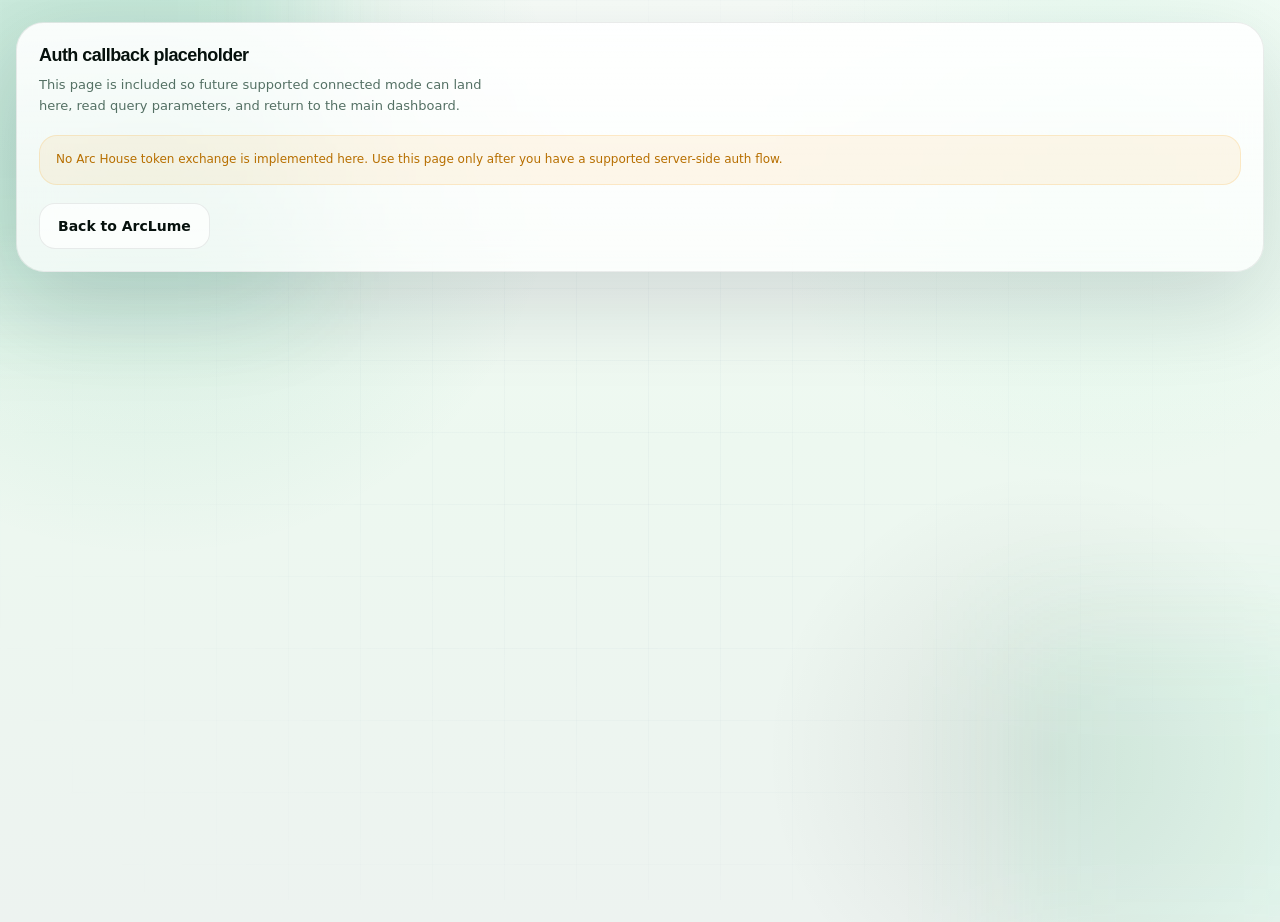
<file: auth/callback.html>
<!DOCTYPE html>
<html lang="en">
<head>
  <meta charset="UTF-8" />
  <meta name="viewport" content="width=device-width, initial-scale=1.0" />
  <title>ArcLume Auth Callback</title>
  <link rel="icon" type="image/svg+xml" href="../assets/favicon.svg" />
  <link rel="stylesheet" href="../css/styles.css" />
</head>
<body>
  <div class="grid-overlay"></div>
  <main class="shell docs-shell">
    <section class="card glass">
      <div class="card-header"><div><h3>Auth callback placeholder</h3><p>This page is included so future supported connected mode can land here, read query parameters, and return to the main dashboard.</p></div></div>
      <div class="note">No Arc House token exchange is implemented here. Use this page only after you have a supported server-side auth flow.</div>
      <div class="top-gap"><a class="btn btn-secondary" href="../index.html">Back to ArcLume</a></div>
    </section>
  </main>
  <script>
    const params = new URLSearchParams(location.search);
    const payload = Object.fromEntries(params.entries());
    if (Object.keys(payload).length) {
      localStorage.setItem('arclume_v8_auth_callback_payload', JSON.stringify({ payload, savedAt: new Date().toISOString() }));
    }
  </script>
</body>
</html>
</file>
<file: css/styles.css>
:root {
  --bg: #f5fbf7;
  --bg-2: #eef7f1;
  --surface: rgba(255, 255, 255, 0.9);
  --surface-2: rgba(255, 255, 255, 0.72);
  --surface-3: rgba(7, 16, 13, 0.05);
  --line: rgba(8, 18, 14, 0.08);
  --text: #06110d;
  --muted: #547064;
  --soft: #183025;
  --primary: #109d64;
  --secondary: #5ef0a9;
  --accent: #06110d;
  --success: #25c478;
  --warning: #f59e0b;
  --danger: #ef4444;
  --shadow: 0 32px 90px rgba(16, 24, 40, 0.14);
  --glow-1: 0 0 92px rgba(16, 157, 100, 0.18);
  --glow-2: 0 0 90px rgba(94, 240, 169, 0.11);
  --radius-xl: 34px;
  --radius-lg: 24px;
  --radius-md: 18px;
  --radius-sm: 14px;
  --max: 1460px;
  --hero-text: linear-gradient(135deg, #03100b 0%, #109d64 42%, #5ef0a9 78%, #0a1811 100%);
  --hero-backdrop:
    radial-gradient(circle at 12% 16%, rgba(16, 157, 100, 0.14), transparent 30%),
    radial-gradient(circle at 86% 14%, rgba(94, 240, 169, 0.12), transparent 26%),
    radial-gradient(circle at 82% 82%, rgba(6, 17, 13, 0.08), transparent 22%),
    linear-gradient(180deg, #f7fcf8 0%, #edf8f0 48%, #edf3f0 100%);
}

@media (prefers-color-scheme: dark) {
  :root {
    --bg: #010302;
    --bg-2: #04100b;
    --surface: rgba(5, 12, 9, 0.86);
    --surface-2: rgba(255, 255, 255, 0.045);
    --surface-3: rgba(255, 255, 255, 0.08);
    --line: rgba(255, 255, 255, 0.095);
    --text: #f0fff6;
    --muted: #9fb9ac;
    --soft: #e9fff3;
    --primary: #19ad6e;
    --secondary: #71ffb7;
    --accent: #f0fff6;
    --success: #32d687;
    --warning: #fbbf24;
    --danger: #fb7185;
    --shadow: 0 30px 84px rgba(0, 0, 0, 0.46);
    --glow-1: 0 0 110px rgba(25, 173, 110, 0.26);
    --glow-2: 0 0 94px rgba(113, 255, 183, 0.11);
    --hero-text: linear-gradient(135deg, #ffffff 0%, #d9ffea 42%, #8cffc0 76%, #f0fff7 100%);
    --hero-backdrop:
      radial-gradient(circle at 12% 16%, rgba(25, 173, 110, 0.24), transparent 30%),
      radial-gradient(circle at 86% 14%, rgba(113, 255, 183, 0.15), transparent 26%),
      radial-gradient(circle at 82% 82%, rgba(240, 255, 246, 0.07), transparent 22%),
      linear-gradient(180deg, #010302 0%, #05110b 48%, #000101 100%);
  }
}

* { box-sizing: border-box; }
html { scroll-behavior: smooth; }
body {
  margin: 0;
  font-family: Inter, system-ui, -apple-system, BlinkMacSystemFont, "Segoe UI", sans-serif;
  color: var(--text);
  background: var(--hero-backdrop);
  min-height: 100vh;
  overflow-x: hidden;
  transition: background 220ms ease, color 220ms ease;
}
body::before, body::after {
  content: "";
  position: fixed;
  inset: auto;
  pointer-events: none;
  z-index: 0;
  filter: blur(60px);
  opacity: 0.84;
}
body::before {
  width: 420px;
  height: 420px;
  top: -120px;
  left: -120px;
  background: rgba(16, 157, 100, 0.16);
  animation: floatOne 12s ease-in-out infinite;
}
body::after {
  width: 360px;
  height: 360px;
  right: -80px;
  bottom: -80px;
  background: rgba(94, 240, 169, 0.11);
  animation: floatTwo 14s ease-in-out infinite;
}
@keyframes floatOne { 0%,100%{transform:translate3d(0,0,0) scale(1);} 50%{transform:translate3d(60px,35px,0) scale(1.1);} }
@keyframes floatTwo { 0%,100%{transform:translate3d(0,0,0) scale(1);} 50%{transform:translate3d(-50px,-30px,0) scale(1.06);} }

.grid-overlay {
  position: fixed;
  inset: 0;
  z-index: 0;
  pointer-events: none;
  background-image:
    linear-gradient(rgba(127, 149, 183, 0.07) 1px, transparent 1px),
    linear-gradient(90deg, rgba(127, 149, 183, 0.07) 1px, transparent 1px);
  background-size: 72px 72px;
  mask-image: radial-gradient(circle at center, rgba(0,0,0,0.82), transparent 88%);
}

.shell {
  position: relative;
  z-index: 1;
  width: min(calc(100% - 32px), var(--max));
  margin: 22px auto 42px;
}
.glass {
  background: linear-gradient(180deg, var(--surface), var(--surface-2));
  border: 1px solid var(--line);
  backdrop-filter: blur(18px);
  -webkit-backdrop-filter: blur(18px);
  box-shadow: var(--shadow);
}
.hidden { display:none !important; }
.top-gap { margin-top: 18px; }

.topbar {
  display:flex; align-items:center; justify-content:space-between; gap:16px;
  padding:16px 18px; border-radius:999px; margin-bottom:18px;
}
.brand { display:flex; align-items:center; gap:14px; }
.brand-mark {
  width:54px; height:54px; border-radius:18px;
  background: linear-gradient(135deg, #07110d, var(--primary) 44%, var(--secondary) 78%);
  display:grid; place-items:center; position:relative; overflow:hidden;
  box-shadow: var(--glow-1), var(--glow-2);
}
.brand-mark::after {
  content:""; position:absolute; inset:1px; border-radius:17px;
  background: linear-gradient(145deg, rgba(255,255,255,0.26), rgba(255,255,255,0.02));
}
.brand-mark img { position:relative; z-index:1; width:32px; height:32px; filter: drop-shadow(0 6px 16px rgba(0,0,0,0.18)); }
.brand-copy h1 { margin:0; font-family:"Space Grotesk", sans-serif; font-size:18px; }
.brand-copy p { margin:3px 0 0; color:var(--muted); font-size:12px; max-width:58ch; }
.top-actions { display:flex; align-items:center; gap:12px; flex-wrap:wrap; justify-content:flex-end; }
.pill {
  display:inline-flex; align-items:center; gap:8px; border-radius:999px; padding:10px 14px;
  background: var(--surface-2); border:1px solid var(--line); color:var(--soft); font-size:12px; font-weight:600;
}
.dot { width:9px; height:9px; border-radius:50%; background:var(--success); box-shadow:0 0 18px rgba(37,196,120,0.75); }

.hero {
  border-radius: var(--radius-xl); padding:28px; overflow:hidden; position:relative; margin-bottom:18px;
  background:
    linear-gradient(140deg, rgba(255,255,255,0.14), rgba(255,255,255,0.05)),
    linear-gradient(135deg, rgba(7,17,13,0.56), rgba(16,157,100,0.13) 50%, rgba(94,240,169,0.09) 100%);
}
.hero::before {
  content:""; position:absolute; inset:0; pointer-events:none;
  background:
    radial-gradient(circle at 14% 28%, rgba(16,157,100,0.16), transparent 26%),
    radial-gradient(circle at 86% 18%, rgba(94,240,169,0.14), transparent 24%),
    radial-gradient(circle at 78% 85%, rgba(255,255,255,0.05), transparent 22%);
}
.hero-grid { position:relative; display:grid; grid-template-columns:minmax(0,1.3fr) minmax(0,0.95fr); gap:22px; align-items:stretch; }
.eyebrow {
  display:inline-flex; align-items:center; gap:10px; padding:8px 12px; border-radius:999px;
  background: var(--surface-2); border:1px solid var(--line); font-size:12px; font-weight:700; letter-spacing:.08em; text-transform:uppercase; color:var(--soft); margin-bottom:16px;
}
.hero h2 { font-family:"Space Grotesk", sans-serif; font-size:clamp(2.55rem, 5vw, 4.95rem); line-height:.98; letter-spacing:-.05em; margin:0 0 14px; max-width:10.8ch; }
.gradient-text { background: var(--hero-text); -webkit-background-clip:text; background-clip:text; color:transparent; }
.hero p { margin:0; max-width:60ch; color:var(--muted); font-size:15px; line-height:1.72; }
.hero-actions, .action-panel-links, .modal-actions { display:flex; gap:12px; flex-wrap:wrap; margin-top:22px; }
.hero-side, .stack { display:grid; gap:18px; align-content:start; }
.mini-panel {
  border-radius:24px; padding:20px; position:relative; overflow:hidden;
  background: linear-gradient(180deg, var(--surface), rgba(255,255,255,0.03)); border:1px solid var(--line);
}
.mini-panel::after {
  content:""; position:absolute; inset:auto auto -24px -24px; width:120px; height:120px; border-radius:50%; background: radial-gradient(circle, rgba(94,240,169,0.16), transparent 65%); pointer-events:none;
}
.label { color:var(--muted); text-transform:uppercase; letter-spacing:.1em; font-size:11px; font-weight:700; margin-bottom:8px; }
.value-lg { font-family:"Space Grotesk", sans-serif; font-size:1.9rem; letter-spacing:-.04em; margin:0; }
.meta-row { display:flex; align-items:center; justify-content:space-between; gap:14px; margin-top:14px; color:var(--muted); font-size:12px; }

.banner-card {
  margin-bottom:18px; padding:16px 18px; border-radius:22px; font-size:14px; line-height:1.65; font-weight:600;
}
.banner-card.info { border-color: rgba(16,157,100,0.22); background: rgba(16,157,100,0.08); }
.banner-card.warning { border-color: rgba(245,158,11,0.22); background: rgba(245,158,11,0.08); }
.banner-card.error { border-color: rgba(239,68,68,0.22); background: rgba(239,68,68,0.09); }
.banner-card.success { border-color: rgba(37,196,120,0.22); background: rgba(37,196,120,0.08); }

.layout { display:grid; grid-template-columns:minmax(0,1.7fr) minmax(320px,.92fr); gap:18px; align-items:start; }
.split-section { display:grid; grid-template-columns: repeat(2, minmax(0,1fr)); gap:18px; }
.card { border-radius:28px; padding:22px; }
.card-header { display:flex; align-items:flex-start; justify-content:space-between; gap:16px; margin-bottom:18px; }
.card-header h3 { margin:0; font-size:18px; font-family:"Space Grotesk", sans-serif; letter-spacing:-.03em; }
.card-header p { margin:8px 0 0; font-size:13px; color:var(--muted); max-width:58ch; line-height:1.65; }
.inline-actions { display:flex; align-items:center; gap:10px; flex-wrap:wrap; }
.small { padding:9px 12px; font-size:12px; }

.dual-form { display:grid; grid-template-columns:minmax(0,1fr) minmax(0,1fr) auto; gap:12px; margin-top:8px; }
.field-wrap { position:relative; }
.field-wrap input {
  width:100%; padding:18px 18px 18px 52px; border-radius:18px; border:1px solid var(--line);
  background: rgba(255,255,255,0.04); color:var(--text); font-size:14px; font-weight:600; outline:none;
  transition: border-color .18s ease, box-shadow .18s ease, transform .18s ease;
}
.field-wrap input:focus { border-color: rgba(94,240,169,0.48); box-shadow:0 0 0 5px rgba(94,240,169,0.08); transform:translateY(-1px); }
.field-wrap span { position:absolute; left:18px; top:50%; transform:translateY(-50%); color:var(--muted); font-size:18px; pointer-events:none; }
.sub-actions { display:flex; flex-wrap:wrap; gap:10px; margin-top:14px; }
.helper-note {
  margin-top:14px; padding:12px 14px; border-radius:16px; background: rgba(255,255,255,0.035); border:1px solid var(--line); color:var(--muted); font-size:12px; line-height:1.65;
}
.ghost-btn {
  border:1px solid var(--line); background: rgba(255,255,255,0.04); border-radius:14px; color:var(--soft); padding:10px 14px; font-size:12px; font-weight:700; cursor:pointer; text-decoration:none; display:inline-flex; align-items:center; justify-content:center; gap:8px;
}
.ghost-btn-strong { background: rgba(16,157,100,0.1); border-color: rgba(16,157,100,0.22); }
.loading-bar { width:100%; height:8px; border-radius:999px; background:rgba(255,255,255,0.06); overflow:hidden; display:none; margin-top:14px; }
.loading-bar.active { display:block; }
.loading-bar span { display:block; width:38%; height:100%; border-radius:inherit; background:linear-gradient(90deg, var(--primary), var(--secondary)); animation:loader 1.2s ease-in-out infinite; }
@keyframes loader { 0%{transform:translateX(-120%);} 100%{transform:translateX(360%);} }

.metrics, .mini-metrics, .insight-grid, .resource-grid, .community-grid, .journey-grid {
  display:grid; gap:14px;
}
.metrics { grid-template-columns: repeat(4, minmax(0,1fr)); }
.mini-metrics { grid-template-columns: repeat(2, minmax(0,1fr)); }
.insights-grid-3 { grid-template-columns: repeat(3, minmax(0,1fr)); }
.insight-grid { grid-template-columns: repeat(2, minmax(0,1fr)); }
.resource-grid { grid-template-columns: repeat(2, minmax(0,1fr)); }
.community-grid { grid-template-columns: repeat(2, minmax(0,1fr)); }
.journey-grid { grid-template-columns: repeat(2, minmax(0,1fr)); }

.metric, .mini-stat, .insight, .resource-card, .community-card, .journey-card {
  padding:18px; border-radius:22px; border:1px solid var(--line); background: linear-gradient(180deg, var(--surface), rgba(255,255,255,0.03)); position:relative; overflow:hidden;
}
.metric::before, .community-card::before {
  content:""; position:absolute; top:0; left:0; right:0; height:2px;
  background: linear-gradient(90deg, rgba(16,157,100,0), rgba(16,157,100,1), rgba(94,240,169,1), rgba(16,157,100,0)); opacity:.95;
}
.metric-label, .mini-stat-label {
  color:var(--muted); font-size:11px; text-transform:uppercase; letter-spacing:.09em; font-weight:700; margin-bottom:12px; display:block;
}
.metric strong, .mini-stat strong {
  display:block; font-family:"Space Grotesk", sans-serif; font-size:clamp(1.55rem,2vw,2.3rem); letter-spacing:-.05em; margin-bottom:10px;
}
.metric small, .mini-stat small, .insight p, .insight li, .resource-main p, .community-main p, .journey-main p { color:var(--muted); font-size:12px; line-height:1.65; }
.insight h4, .resource-main h4, .community-main h4, .journey-main h4 { margin:0 0 8px; font-size:14px; }
.insight ul { margin:0; padding-left:18px; }

.identity-list, .status-list, .activity-list { display:grid; gap:12px; }
.identity-row, .status-row {
  display:flex; align-items:center; justify-content:space-between; gap:16px; padding:13px 14px; border-radius:16px;
  background: rgba(255,255,255,0.045); border:1px solid var(--line); font-size:13px;
}
.identity-row span:last-child, .status-row span:last-child { font-weight:700; color:var(--soft); text-align:right; word-break:break-word; }
.note {
  padding:14px 16px; border-radius:18px; background: rgba(245,158,11,0.08); border:1px solid rgba(245,158,11,0.16); color:#b76f00; font-size:12px; line-height:1.65;
}
@media (prefers-color-scheme: dark) { .note { color:#ffdca0; } }
.action-panel {
  padding:18px; border-radius:20px; border:1px solid var(--line); background: rgba(255,255,255,0.04); display:grid; gap:12px;
}
.action-panel-copy h4 { margin:0 0 8px; font-size:14px; }
.action-panel-copy p { margin:0; color:var(--muted); font-size:13px; line-height:1.7; }

.tag {
  padding:7px 10px; border-radius:999px; font-size:11px; font-weight:800; letter-spacing:.06em; text-transform:uppercase; white-space:nowrap;
}
.tag-primary { background: rgba(16,157,100,0.14); color:#1f8f61; }
.tag-success { background: rgba(37,196,120,0.12); color:#159d60; }
.tag-warning { background: rgba(245,158,11,0.14); color:#c37d00; }
.tag-accent { background: rgba(8,18,14,0.12); color:#0b1b15; }
.tag-muted { background: rgba(148, 163, 184, 0.14); color:var(--muted); }
@media (prefers-color-scheme: dark) {
  .tag-primary { background: rgba(16,157,100,0.18); color:#c4f7dd; }
  .tag-success { background: rgba(37,196,120,0.16); color:#d4ffe9; }
  .tag-warning { background: rgba(245,158,11,0.16); color:#ffe0a9; }
  .tag-accent { background: rgba(255,255,255,0.12); color:#effff7; }
  .tag-muted { background: rgba(148, 163, 184, 0.14); color:#c7d3e6; }
}

.filter-row { display:flex; flex-wrap:wrap; gap:10px; margin-bottom:14px; }
.filter-chip {
  border-radius:999px; border:1px solid var(--line); background: rgba(255,255,255,0.04); color:var(--soft); padding:10px 14px; font-size:12px; font-weight:700; cursor:pointer;
}
.filter-chip.active { background: linear-gradient(135deg, #0a1510, var(--primary) 45%, var(--secondary)); color:white; border-color:transparent; }

.activity-item {
  display:grid; grid-template-columns:auto 1fr auto; gap:14px; align-items:center; padding:16px; border-radius:20px; background:rgba(255,255,255,0.04); border:1px solid var(--line); transition:transform .18s ease, border-color .18s ease;
}
.activity-item:hover, .community-card:hover, .resource-card:hover, .journey-card:hover { transform:translateY(-2px); border-color: rgba(16,157,100,0.34); }
.activity-icon, .community-icon, .resource-icon, .journey-icon {
  width:44px; height:44px; border-radius:14px; display:grid; place-items:center; background: linear-gradient(135deg, rgba(16,157,100,0.16), rgba(94,240,169,0.16) 58%, rgba(255,255,255,0.08)); font-size:18px; flex-shrink:0;
}
.activity-main h4 { margin:0 0 6px; font-size:14px; }
.activity-main p { margin:0; color:var(--muted); font-size:12px; line-height:1.6; }
.activity-meta { display:grid; gap:6px; justify-items:end; }
.resource-card, .community-card, .journey-card { display:grid; grid-template-columns:auto 1fr; gap:14px; align-items:start; }
.community-links, .resource-links, .journey-links { display:flex; gap:10px; flex-wrap:wrap; margin-top:2px; }
.text-link { color:var(--primary); font-weight:700; font-size:12px; text-decoration:none; }
.community-meta-bar {
  display:flex; flex-wrap:wrap; gap:14px; margin-bottom:14px; padding:12px 14px; border-radius:16px; background: rgba(255,255,255,0.035); border:1px solid var(--line); color:var(--muted); font-size:12px;
}
.community-meta-bar strong { color:var(--soft); }
.empty {
  padding:28px 20px; border-radius:22px; background:rgba(255,255,255,0.04); border:1px dashed var(--line); color:var(--muted); text-align:center; line-height:1.8; font-size:13px;
}

.footer {
  margin-top:18px; padding:18px 20px; border-radius:26px; display:flex; justify-content:space-between; gap:14px; flex-wrap:wrap; color:var(--muted); font-size:12px;
}
.footer a { color:var(--primary); text-decoration:none; }
.pulse { display:inline-flex; width:10px; height:10px; border-radius:50%; background:var(--success); box-shadow:0 0 0 0 rgba(37,196,120,0.7); animation:pulse 1.8s infinite; }
@keyframes pulse { 0%{box-shadow:0 0 0 0 rgba(37,196,120,0.7);} 70%{box-shadow:0 0 0 12px rgba(37,196,120,0);} 100%{box-shadow:0 0 0 0 rgba(37,196,120,0);} }

.toast {
  position:fixed; right:18px; bottom:18px; z-index:40; min-width:220px; max-width:360px; padding:12px 14px; border-radius:16px;
  background: rgba(5,12,9,0.9); color:#f0fff6; border:1px solid rgba(255,255,255,0.1); box-shadow:0 18px 48px rgba(0,0,0,0.28);
  opacity:0; pointer-events:none; transform: translateY(16px); transition: opacity .22s ease, transform .22s ease;
}
.toast.show { opacity:1; transform: translateY(0); }

.btn {
  appearance:none; border:0; border-radius:16px; padding:14px 18px; font-weight:700; font-size:14px; cursor:pointer;
  transition:transform .18s ease, box-shadow .18s ease, border-color .18s ease, background .18s ease;
  text-decoration:none; display:inline-flex; align-items:center; justify-content:center; gap:10px; color:white;
}
.btn:hover { transform:translateY(-2px); }
.btn-primary { background: linear-gradient(135deg, #0a1510, var(--primary) 45%, var(--secondary)); box-shadow:0 18px 42px rgba(16,157,100,0.24); }
.btn-secondary { background: var(--surface-2); border:1px solid var(--line); color:var(--text); }

.modal { position:fixed; inset:0; z-index:50; display:grid; place-items:center; padding:20px; }
.modal-backdrop { position:absolute; inset:0; background: rgba(1,3,2,0.72); backdrop-filter: blur(8px); }
.modal-panel { position:relative; width:min(100%, 760px); border-radius:30px; padding:24px; }
.modal-close {
  position:absolute; top:18px; right:18px; width:42px; height:42px; border-radius:50%; border:1px solid var(--line); background: rgba(255,255,255,0.04); color:var(--text); font-size:26px; cursor:pointer;
}
.modal-copy { color:var(--muted); line-height:1.7; max-width:62ch; }
.modal-grid { display:grid; grid-template-columns: repeat(3, minmax(0,1fr)); gap:14px; margin-top:18px; }
.modal-stat {
  padding:18px; border-radius:20px; border:1px solid var(--line); background: rgba(255,255,255,0.04); display:grid; gap:10px;
}
.modal-stat span { font-size:11px; text-transform:uppercase; letter-spacing:.08em; color:var(--muted); font-weight:700; }
.modal-stat strong { font-family:"Space Grotesk", sans-serif; font-size:1.2rem; }
.modal-stat small { color:var(--muted); line-height:1.6; }

@media (max-width: 1180px) {
  .layout, .hero-grid, .split-section { grid-template-columns:1fr; }
  .metrics { grid-template-columns: repeat(2, minmax(0,1fr)); }
  .insights-grid-3, .community-grid, .resource-grid, .journey-grid { grid-template-columns: repeat(2, minmax(0,1fr)); }
}
@media (max-width: 860px) {
  .dual-form { grid-template-columns:1fr; }
  .mini-metrics, .insight-grid, .community-grid, .resource-grid, .journey-grid, .insights-grid-3, .modal-grid { grid-template-columns:1fr; }
  .activity-item, .community-card, .resource-card, .journey-card { grid-template-columns:1fr; }
  .activity-meta { justify-items:start; }
}
@media (max-width: 760px) {
  .shell { width:min(calc(100% - 20px), var(--max)); }
  .topbar { border-radius:26px; }
  .hero, .card, .modal-panel { padding:18px; }
  .hero h2 { max-width:100%; }
  .top-actions { justify-content:flex-start; }
  .metrics { grid-template-columns:1fr; }
}


.planner-layout { display:grid; grid-template-columns: minmax(0,1.2fr) minmax(320px,0.9fr); gap:16px; align-items:start; }
.planner-grid { display:grid; grid-template-columns: repeat(2, minmax(0,1fr)); gap:12px; }
.planner-item { display:grid; gap:8px; padding:14px; border-radius:18px; background:rgba(255,255,255,0.04); border:1px solid var(--line); color:var(--soft); font-size:13px; font-weight:700; }
.planner-item input { width:100%; border-radius:12px; border:1px solid var(--line); padding:12px 14px; background:rgba(255,255,255,0.03); color:var(--text); font:inherit; }
.planner-item input:focus { outline:none; border-color: rgba(94, 240, 169, 0.45); box-shadow: 0 0 0 4px rgba(94,240,169,0.08); }
.glass-subtle { background: linear-gradient(180deg, var(--surface), rgba(255,255,255,0.03)); border:1px solid var(--line); border-radius:24px; padding:18px; }
.planner-breakdown { display:grid; gap:10px; }
.breakdown-row { display:flex; align-items:center; justify-content:space-between; gap:12px; padding:10px 12px; border-radius:14px; background:rgba(255,255,255,0.04); border:1px solid var(--line); color:var(--muted); font-size:12px; }
.docs-shell { padding-bottom: 40px; }
.ordered-list { margin:0; padding-left:20px; color:var(--muted); line-height:1.8; }
@media (max-width: 1120px) {
  .planner-layout { grid-template-columns: 1fr; }
}
@media (max-width: 760px) {
  .planner-grid { grid-template-columns: 1fr; }
}

/* ── V11 Upgrades ──────────────────────────────────────────────────────────── */

/* Background orbs */
.bg-orb {
  position: fixed; border-radius: 50%; pointer-events: none;
  z-index: 0; filter: blur(80px); opacity: 0.15;
  animation: orbFloat 18s ease-in-out infinite;
}
.bg-orb-1 { width:600px;height:600px;background:radial-gradient(circle,var(--primary),transparent 70%);top:-100px;left:-100px;animation-delay:0s; }
.bg-orb-2 { width:500px;height:500px;background:radial-gradient(circle,var(--secondary,#5ef0a9),transparent 70%);bottom:10%;right:-80px;animation-delay:-6s;opacity:0.1; }
.bg-orb-3 { width:400px;height:400px;background:radial-gradient(circle,var(--primary),transparent 70%);top:50%;left:50%;transform:translate(-50%,-50%);animation-delay:-12s;opacity:0.07; }
@keyframes orbFloat {
  0%,100% { transform:translateY(0) scale(1); }
  33% { transform:translateY(-35px) scale(1.04); }
  66% { transform:translateY(18px) scale(0.96); }
}

/* Wallet compare */
.compare-grid {
  display: grid;
  grid-template-columns: 1fr auto 1fr;
  gap: 16px;
  align-items: start;
}
.compare-col {
  background: rgba(255,255,255,0.03);
  border: 1px solid var(--line);
  border-radius: 20px;
  padding: 18px;
}
.compare-label {
  font-size: 11px;
  font-weight: 800;
  text-transform: uppercase;
  letter-spacing: 0.1em;
  color: var(--muted);
  margin-bottom: 6px;
}
.compare-addr {
  font-size: 11px;
  color: var(--primary);
  word-break: break-all;
  margin-bottom: 14px;
  font-family: monospace;
}
.compare-stats { display: grid; gap: 8px; }
.compare-row {
  display: flex;
  justify-content: space-between;
  align-items: center;
  font-size: 13px;
  padding: 8px 12px;
  border-radius: 12px;
  background: rgba(255,255,255,0.03);
}
.compare-row span { color: var(--muted); }
.compare-row strong { font-weight: 700; color: var(--text); }
.compare-divider {
  display: flex;
  align-items: center;
  justify-content: center;
  font-size: 11px;
  font-weight: 800;
  color: var(--muted);
  letter-spacing: 0.1em;
  padding-top: 40px;
}
@media (max-width: 700px) {
  .compare-grid { grid-template-columns: 1fr; }
  .compare-divider { padding-top: 0; }
}

/* x402 simulator */
#x402Header {
  background: rgba(0,0,0,0.3);
  border-radius: 12px;
  padding: 12px 14px;
  font-family: monospace;
  font-size: 11px;
  color: var(--primary);
  line-height: 1.6;
}

/* Live feed */
.feed-item {
  display: flex;
  align-items: center;
  gap: 12px;
  padding: 10px 14px;
  border-radius: 14px;
  background: rgba(255,255,255,0.03);
  border: 1px solid var(--line);
  font-size: 12px;
  transition: background 0.15s;
}
.feed-item:hover { background: rgba(255,255,255,0.05); }
.feed-hash {
  font-family: monospace;
  color: var(--primary);
  font-size: 11px;
  flex: 1;
  overflow: hidden;
  text-overflow: ellipsis;
  white-space: nowrap;
}
.feed-amount {
  font-weight: 800;
  color: var(--text);
  white-space: nowrap;
}
.feed-time {
  color: var(--muted);
  font-size: 11px;
  white-space: nowrap;
}

/* CCTP tracker */
.cctp-item {
  display: flex;
  flex-direction: column;
  gap: 4px;
  padding: 12px 14px;
  border-radius: 14px;
  background: rgba(201,255,96,0.04);
  border: 1px solid rgba(201,255,96,0.12);
}
.cctp-row {
  display: flex;
  justify-content: space-between;
  font-size: 12px;
}
.cctp-row span { color: var(--muted); }
.cctp-row strong { font-weight: 700; }

/* Agent checker */
#agentResult .meta-row {
  padding: 10px 0;
  border-bottom: 1px solid var(--line);
}
#agentResult .meta-row:last-child { border-bottom: none; }

/* Wallet connect premium */
.wallet-connect-btn {
  display: flex; align-items: center; justify-content: center;
  gap: 12px; padding: 18px 24px; border-radius: 20px;
  border: 1.5px solid rgba(16,157,100,0.5);
  background: linear-gradient(135deg,rgba(16,157,100,0.18),rgba(94,240,169,0.08));
  color: var(--primary); font-weight: 800; font-size: 15px;
  cursor: pointer; transition: all 0.22s cubic-bezier(.4,0,.2,1);
  width: 100%; letter-spacing: -0.01em;
}
.wallet-connect-btn:hover {
  background: linear-gradient(135deg,rgba(16,157,100,0.28),rgba(94,240,169,0.14));
  border-color: rgba(16,157,100,0.8);
  transform: translateY(-2px);
  box-shadow: 0 8px 30px rgba(16,157,100,0.25);
}
.wallet-connect-btn.connected {
  background: linear-gradient(135deg,rgba(37,196,120,0.2),rgba(94,240,169,0.1));
  border-color: rgba(37,196,120,0.6); color: var(--success);
}
.connect-divider {
  display: flex; align-items: center; gap: 14px;
  margin: 16px 0 10px; color: var(--muted);
  font-size: 12px; font-weight: 600; letter-spacing: 0.04em; text-transform: uppercase;
}
.connect-divider::before, .connect-divider::after {
  content: ""; flex: 1; height: 1px; background: var(--line);
}
</file>
